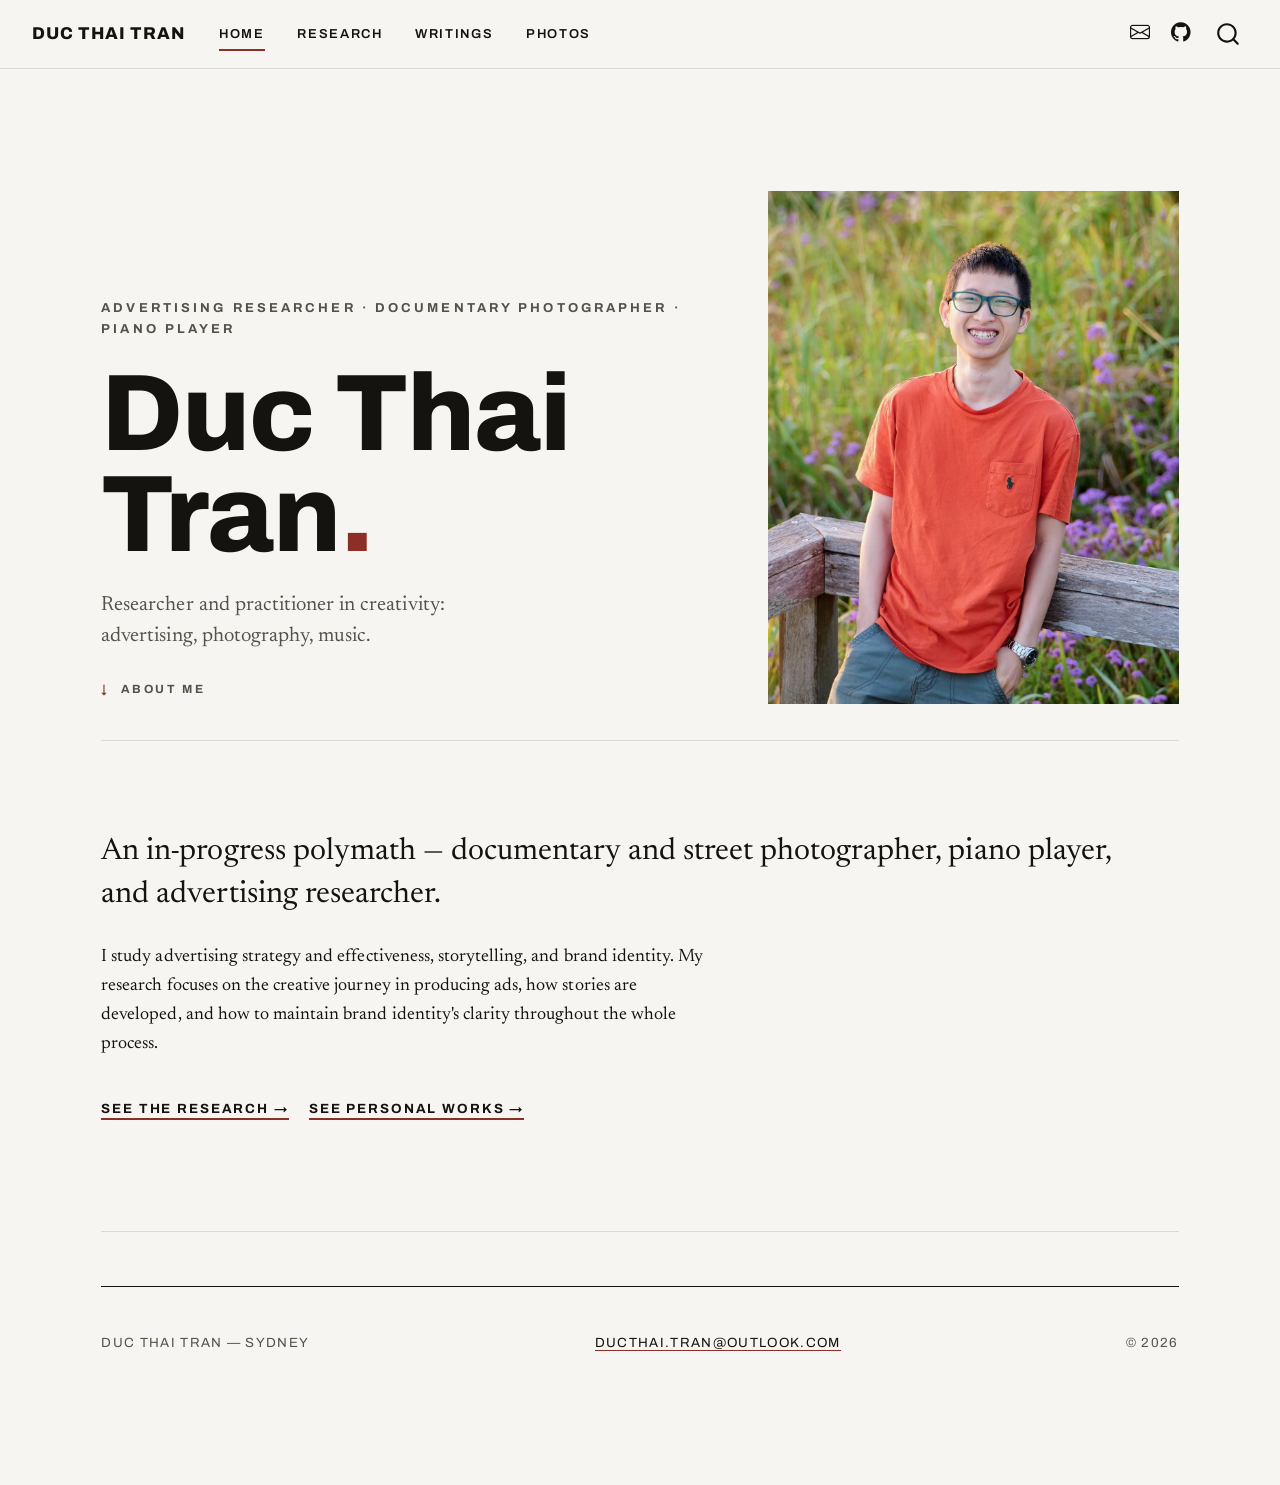
<file: index.html>
<!DOCTYPE html>
<html xmlns="http://www.w3.org/1999/xhtml" lang="en" xml:lang="en"><head>

<meta charset="utf-8">
<meta name="generator" content="quarto-1.9.38">

<meta name="viewport" content="width=device-width, initial-scale=1.0, user-scalable=yes">


<title>Duc Thai Tran</title>
<style>
/* Default styles provided by pandoc.
** See https://pandoc.org/MANUAL.html#variables-for-html for config info.
*/
code{white-space: pre-wrap;}
span.smallcaps{font-variant: small-caps;}
div.columns{display: flex; gap: min(4vw, 1.5em);}
div.column{flex: auto; overflow-x: auto;}
div.hanging-indent{margin-left: 1.5em; text-indent: -1.5em;}
ul.task-list{list-style: none;}
ul.task-list li input[type="checkbox"] {
  width: 0.8em;
  margin: 0 0.8em 0.2em -1em; /* quarto-specific, see https://github.com/quarto-dev/quarto-cli/issues/4556 */ 
  vertical-align: middle;
}
</style>


<script src="site_libs/quarto-nav/quarto-nav.js"></script>
<script src="site_libs/clipboard/clipboard.min.js"></script>
<script src="site_libs/quarto-search/autocomplete.umd.js"></script>
<script src="site_libs/quarto-search/fuse.min.js"></script>
<script src="site_libs/quarto-search/quarto-search.js"></script>
<meta name="quarto:offset" content="./">
<script src="site_libs/quarto-html/quarto.js" type="module"></script>
<script src="site_libs/quarto-html/tabsets/tabsets.js" type="module"></script>
<script src="site_libs/quarto-html/popper.min.js"></script>
<script src="site_libs/quarto-html/tippy.umd.min.js"></script>
<script src="site_libs/quarto-html/anchor.min.js"></script>
<link href="site_libs/quarto-html/tippy.css" rel="stylesheet">
<link href="site_libs/quarto-html/quarto-syntax-highlighting-15634bcf2e68342d4ad2dfa704d543f6.css" rel="stylesheet" id="quarto-text-highlighting-styles">
<script src="site_libs/bootstrap/bootstrap.min.js"></script>
<link href="site_libs/bootstrap/bootstrap-icons.css" rel="stylesheet">
<link href="site_libs/bootstrap/bootstrap-0ee61a47fbd16e9c0efd589766f63573.min.css" rel="stylesheet" append-hash="true" id="quarto-bootstrap" data-mode="light">
<script id="quarto-search-options" type="application/json">{
  "location": "navbar",
  "copy-button": false,
  "collapse-after": 3,
  "panel-placement": "end",
  "type": "overlay",
  "limit": 50,
  "keyboard-shortcut": [
    "f",
    "/",
    "s"
  ],
  "show-item-context": false,
  "language": {
    "search-no-results-text": "No results",
    "search-matching-documents-text": "matching documents",
    "search-copy-link-title": "Copy link to search",
    "search-hide-matches-text": "Hide additional matches",
    "search-more-match-text": "more match in this document",
    "search-more-matches-text": "more matches in this document",
    "search-clear-button-title": "Clear",
    "search-text-placeholder": "",
    "search-detached-cancel-button-title": "Cancel",
    "search-submit-button-title": "Submit",
    "search-label": "Search"
  }
}</script>
<link rel="preconnect" href="https://fonts.googleapis.com">
<link rel="preconnect" href="https://fonts.gstatic.com" crossorigin="">
<link href="https://fonts.googleapis.com/css2?family=Archivo:wght@400;500;600;700;800;900&amp;family=Archivo+Expanded:wght@600;700;800;900&amp;family=Newsreader:ital,opsz,wght@0,6..72,300..600;1,6..72,300..500&amp;display=swap" rel="stylesheet">


</head>

<body class="nav-fixed quarto-light">

<div id="quarto-search-results"></div>
  <header id="quarto-header" class="headroom fixed-top">
    <nav class="navbar navbar-expand-lg " data-bs-theme="dark">
      <div class="navbar-container container-fluid">
      <div class="navbar-brand-container mx-auto">
    <a class="navbar-brand" href="./index.html">
    <span class="navbar-title">Duc Thai Tran</span>
    </a>
  </div>
            <div id="quarto-search" class="" title="Search"></div>
          <button class="navbar-toggler" type="button" data-bs-toggle="collapse" data-bs-target="#navbarCollapse" aria-controls="navbarCollapse" role="menu" aria-expanded="false" aria-label="Toggle navigation" onclick="if (window.quartoToggleHeadroom) { window.quartoToggleHeadroom(); }">
  <span class="navbar-toggler-icon"></span>
</button>
          <div class="collapse navbar-collapse" id="navbarCollapse">
            <ul class="navbar-nav navbar-nav-scroll me-auto">
  <li class="nav-item">
    <a class="nav-link active" href="./index.html" aria-current="page"> 
<span class="menu-text">Home</span></a>
  </li>  
  <li class="nav-item">
    <a class="nav-link" href="./research.html"> 
<span class="menu-text">Research</span></a>
  </li>  
  <li class="nav-item">
    <a class="nav-link" href="./writings.html"> 
<span class="menu-text">Writings</span></a>
  </li>  
  <li class="nav-item">
    <a class="nav-link" href="./photos.html"> 
<span class="menu-text">Photos</span></a>
  </li>  
</ul>
            <ul class="navbar-nav navbar-nav-scroll ms-auto">
  <li class="nav-item compact">
    <a class="nav-link" href="mailto:ducthai.tran@outlook.com"> <i class="bi bi-envelope" role="img" aria-label="Email">
</i> 
<span class="menu-text"></span></a>
  </li>  
  <li class="nav-item compact">
    <a class="nav-link" href="https://github.com/dr-thaitran"> <i class="bi bi-github" role="img" aria-label="GitHub">
</i> 
<span class="menu-text"></span></a>
  </li>  
</ul>
          </div> <!-- /navcollapse -->
            <div class="quarto-navbar-tools">
</div>
      </div> <!-- /container-fluid -->
    </nav>
</header>
<!-- content -->
<div id="quarto-content" class="quarto-container page-columns page-rows-contents page-layout-full page-navbar">
<!-- sidebar -->
<!-- margin-sidebar -->
    
<!-- main -->
<main class="content column-page" id="quarto-document-content">

<header id="title-block-header" class="quarto-title-block default">
<div class="quarto-title">
<h1 class="title">Home</h1>
</div>



<div class="quarto-title-meta column-page">

    
  
    
  </div>
  


</header>


<section class="hero">
  <div class="hero__text">
    <p class="hero__eyebrow">Advertising researcher · Documentary photographer · Piano player</p>
    <h1 class="hero__title">Duc&nbsp;Thai<br>Tran<em>.</em></h1>
    <p class="hero__sub">Researcher and practitioner in creativity: advertising, photography, music.</p>
    <span class="hero__cue">About me</span>
  </div>
  <div class="hero__media">
    <img src="images/portrait.jpg" alt="Portrait of Duc Thai Tran">
  </div>
</section>

<section class="block" id="about">
  <p class="block__lead">An in-progress polymath — documentary and street photographer, piano player, and advertising researcher.</p>
  <p>I study advertising strategy and effectiveness, storytelling, and brand identity. My research focuses on the creative journey in producing ads, how stories are developed, and how to maintain brand identity's clarity throughout the whole process.</p>
  <p style="margin-top:2rem;">
    <a class="more" href="./research.html">See the research →</a>
    &nbsp;&nbsp;&nbsp;
    <a class="more" href="personal.qmd">See personal works →</a>
  </p>
</section>

<footer class="site-foot">
  <span>Duc Thai Tran — Sydney</span>
  <span><a href="mailto:ducthai.tran@outlook.com">ducthai.tran@outlook.com</a></span>
  <span>© 2026</span>
</footer>



</main> <!-- /main -->
<script id="quarto-html-after-body" type="application/javascript">
  window.document.addEventListener("DOMContentLoaded", function (event) {
    const icon = "";
    const anchorJS = new window.AnchorJS();
    anchorJS.options = {
      placement: 'right',
      icon: icon
    };
    anchorJS.add('.anchored');
    const isCodeAnnotation = (el) => {
      for (const clz of el.classList) {
        if (clz.startsWith('code-annotation-')) {                     
          return true;
        }
      }
      return false;
    }
    const onCopySuccess = function(e) {
      // button target
      const button = e.trigger;
      // don't keep focus
      button.blur();
      // flash "checked"
      button.classList.add('code-copy-button-checked');
      var currentTitle = button.getAttribute("title");
      button.setAttribute("title", "Copied!");
      let tooltip;
      if (window.bootstrap) {
        button.setAttribute("data-bs-toggle", "tooltip");
        button.setAttribute("data-bs-placement", "left");
        button.setAttribute("data-bs-title", "Copied!");
        tooltip = new bootstrap.Tooltip(button, 
          { trigger: "manual", 
            customClass: "code-copy-button-tooltip",
            offset: [0, -8]});
        tooltip.show();    
      }
      setTimeout(function() {
        if (tooltip) {
          tooltip.hide();
          button.removeAttribute("data-bs-title");
          button.removeAttribute("data-bs-toggle");
          button.removeAttribute("data-bs-placement");
        }
        button.setAttribute("title", currentTitle);
        button.classList.remove('code-copy-button-checked');
      }, 1000);
      // clear code selection
      e.clearSelection();
    }
    const getTextToCopy = function(trigger) {
      const outerScaffold = trigger.parentElement.cloneNode(true);
      const codeEl = outerScaffold.querySelector('code');
      for (const childEl of codeEl.children) {
        if (isCodeAnnotation(childEl)) {
          childEl.remove();
        }
      }
      return codeEl.innerText;
    }
    const clipboard = new window.ClipboardJS('.code-copy-button:not([data-in-quarto-modal])', {
      text: getTextToCopy
    });
    clipboard.on('success', onCopySuccess);
    if (window.document.getElementById('quarto-embedded-source-code-modal')) {
      const clipboardModal = new window.ClipboardJS('.code-copy-button[data-in-quarto-modal]', {
        text: getTextToCopy,
        container: window.document.getElementById('quarto-embedded-source-code-modal')
      });
      clipboardModal.on('success', onCopySuccess);
    }
      var localhostRegex = new RegExp(/^(?:http|https):\/\/localhost\:?[0-9]*\//);
      var mailtoRegex = new RegExp(/^mailto:/);
        var filterRegex = new RegExp("https:\/\/dr-thaitran\.github\.io\/website\/");
      var isInternal = (href) => {
          return filterRegex.test(href) || localhostRegex.test(href) || mailtoRegex.test(href);
      }
      // Inspect non-navigation links and adorn them if external
     var links = window.document.querySelectorAll('a[href]:not(.nav-link):not(.navbar-brand):not(.toc-action):not(.sidebar-link):not(.sidebar-item-toggle):not(.pagination-link):not(.no-external):not([aria-hidden]):not(.dropdown-item):not(.quarto-navigation-tool):not(.about-link)');
      for (var i=0; i<links.length; i++) {
        const link = links[i];
        if (!isInternal(link.href)) {
          // undo the damage that might have been done by quarto-nav.js in the case of
          // links that we want to consider external
          if (link.dataset.originalHref !== undefined) {
            link.href = link.dataset.originalHref;
          }
        }
      }
    function tippyHover(el, contentFn, onTriggerFn, onUntriggerFn) {
      const config = {
        allowHTML: true,
        maxWidth: 500,
        delay: 100,
        arrow: false,
        appendTo: function(el) {
            return el.parentElement;
        },
        interactive: true,
        interactiveBorder: 10,
        theme: 'quarto',
        placement: 'bottom-start',
      };
      if (contentFn) {
        config.content = contentFn;
      }
      if (onTriggerFn) {
        config.onTrigger = onTriggerFn;
      }
      if (onUntriggerFn) {
        config.onUntrigger = onUntriggerFn;
      }
      window.tippy(el, config); 
    }
    const noterefs = window.document.querySelectorAll('a[role="doc-noteref"]');
    for (var i=0; i<noterefs.length; i++) {
      const ref = noterefs[i];
      tippyHover(ref, function() {
        // use id or data attribute instead here
        let href = ref.getAttribute('data-footnote-href') || ref.getAttribute('href');
        try { href = new URL(href).hash; } catch {}
        const id = href.replace(/^#\/?/, "");
        const note = window.document.getElementById(id);
        if (note) {
          return note.innerHTML;
        } else {
          return "";
        }
      });
    }
    const xrefs = window.document.querySelectorAll('a.quarto-xref');
    const processXRef = (id, note) => {
      // Strip column container classes
      const stripColumnClz = (el) => {
        el.classList.remove("page-full", "page-columns");
        if (el.children) {
          for (const child of el.children) {
            stripColumnClz(child);
          }
        }
      }
      stripColumnClz(note)
      if (id === null || id.startsWith('sec-')) {
        // Special case sections, only their first couple elements
        const container = document.createElement("div");
        if (note.children && note.children.length > 2) {
          container.appendChild(note.children[0].cloneNode(true));
          for (let i = 1; i < note.children.length; i++) {
            const child = note.children[i];
            if (child.tagName === "P" && child.innerText === "") {
              continue;
            } else {
              container.appendChild(child.cloneNode(true));
              break;
            }
          }
          if (window.Quarto?.typesetMath) {
            window.Quarto.typesetMath(container);
          }
          return container.innerHTML
        } else {
          if (window.Quarto?.typesetMath) {
            window.Quarto.typesetMath(note);
          }
          return note.innerHTML;
        }
      } else {
        // Remove any anchor links if they are present
        const anchorLink = note.querySelector('a.anchorjs-link');
        if (anchorLink) {
          anchorLink.remove();
        }
        if (window.Quarto?.typesetMath) {
          window.Quarto.typesetMath(note);
        }
        if (note.classList.contains("callout")) {
          return note.outerHTML;
        } else {
          return note.innerHTML;
        }
      }
    }
    for (var i=0; i<xrefs.length; i++) {
      const xref = xrefs[i];
      tippyHover(xref, undefined, function(instance) {
        instance.disable();
        let url = xref.getAttribute('href');
        let hash = undefined; 
        if (url.startsWith('#')) {
          hash = url;
        } else {
          try { hash = new URL(url).hash; } catch {}
        }
        if (hash) {
          const id = hash.replace(/^#\/?/, "");
          const note = window.document.getElementById(id);
          if (note !== null) {
            try {
              const html = processXRef(id, note.cloneNode(true));
              instance.setContent(html);
            } finally {
              instance.enable();
              instance.show();
            }
          } else {
            // See if we can fetch this
            fetch(url.split('#')[0])
            .then(res => res.text())
            .then(html => {
              const parser = new DOMParser();
              const htmlDoc = parser.parseFromString(html, "text/html");
              const note = htmlDoc.getElementById(id);
              if (note !== null) {
                const html = processXRef(id, note);
                instance.setContent(html);
              } 
            }).finally(() => {
              instance.enable();
              instance.show();
            });
          }
        } else {
          // See if we can fetch a full url (with no hash to target)
          // This is a special case and we should probably do some content thinning / targeting
          fetch(url)
          .then(res => res.text())
          .then(html => {
            const parser = new DOMParser();
            const htmlDoc = parser.parseFromString(html, "text/html");
            const note = htmlDoc.querySelector('main.content');
            if (note !== null) {
              // This should only happen for chapter cross references
              // (since there is no id in the URL)
              // remove the first header
              if (note.children.length > 0 && note.children[0].tagName === "HEADER") {
                note.children[0].remove();
              }
              const html = processXRef(null, note);
              instance.setContent(html);
            } 
          }).finally(() => {
            instance.enable();
            instance.show();
          });
        }
      }, function(instance) {
      });
    }
        let selectedAnnoteEl;
        const selectorForAnnotation = ( cell, annotation) => {
          let cellAttr = 'data-code-cell="' + cell + '"';
          let lineAttr = 'data-code-annotation="' +  annotation + '"';
          const selector = 'span[' + cellAttr + '][' + lineAttr + ']';
          return selector;
        }
        const selectCodeLines = (annoteEl) => {
          const doc = window.document;
          const targetCell = annoteEl.getAttribute("data-target-cell");
          const targetAnnotation = annoteEl.getAttribute("data-target-annotation");
          const annoteSpan = window.document.querySelector(selectorForAnnotation(targetCell, targetAnnotation));
          const lines = annoteSpan.getAttribute("data-code-lines").split(",");
          const lineIds = lines.map((line) => {
            return targetCell + "-" + line;
          })
          let top = null;
          let height = null;
          let parent = null;
          if (lineIds.length > 0) {
              //compute the position of the single el (top and bottom and make a div)
              const el = window.document.getElementById(lineIds[0]);
              top = el.offsetTop;
              height = el.offsetHeight;
              parent = el.parentElement.parentElement;
            if (lineIds.length > 1) {
              const lastEl = window.document.getElementById(lineIds[lineIds.length - 1]);
              const bottom = lastEl.offsetTop + lastEl.offsetHeight;
              height = bottom - top;
            }
            if (top !== null && height !== null && parent !== null) {
              // cook up a div (if necessary) and position it 
              let div = window.document.getElementById("code-annotation-line-highlight");
              if (div === null) {
                div = window.document.createElement("div");
                div.setAttribute("id", "code-annotation-line-highlight");
                div.style.position = 'absolute';
                parent.appendChild(div);
              }
              div.style.top = top - 2 + "px";
              div.style.height = height + 4 + "px";
              div.style.left = 0;
              let gutterDiv = window.document.getElementById("code-annotation-line-highlight-gutter");
              if (gutterDiv === null) {
                gutterDiv = window.document.createElement("div");
                gutterDiv.setAttribute("id", "code-annotation-line-highlight-gutter");
                gutterDiv.style.position = 'absolute';
                const codeCell = window.document.getElementById(targetCell);
                const gutter = codeCell.querySelector('.code-annotation-gutter');
                gutter.appendChild(gutterDiv);
              }
              gutterDiv.style.top = top - 2 + "px";
              gutterDiv.style.height = height + 4 + "px";
            }
            selectedAnnoteEl = annoteEl;
          }
        };
        const unselectCodeLines = () => {
          const elementsIds = ["code-annotation-line-highlight", "code-annotation-line-highlight-gutter"];
          elementsIds.forEach((elId) => {
            const div = window.document.getElementById(elId);
            if (div) {
              div.remove();
            }
          });
          selectedAnnoteEl = undefined;
        };
          // Handle positioning of the toggle
      window.addEventListener(
        "resize",
        throttle(() => {
          elRect = undefined;
          if (selectedAnnoteEl) {
            selectCodeLines(selectedAnnoteEl);
          }
        }, 10)
      );
      function throttle(fn, ms) {
      let throttle = false;
      let timer;
        return (...args) => {
          if(!throttle) { // first call gets through
              fn.apply(this, args);
              throttle = true;
          } else { // all the others get throttled
              if(timer) clearTimeout(timer); // cancel #2
              timer = setTimeout(() => {
                fn.apply(this, args);
                timer = throttle = false;
              }, ms);
          }
        };
      }
        // Attach click handler to the DT
        const annoteDls = window.document.querySelectorAll('dt[data-target-cell]');
        for (const annoteDlNode of annoteDls) {
          annoteDlNode.addEventListener('click', (event) => {
            const clickedEl = event.target;
            if (clickedEl !== selectedAnnoteEl) {
              unselectCodeLines();
              const activeEl = window.document.querySelector('dt[data-target-cell].code-annotation-active');
              if (activeEl) {
                activeEl.classList.remove('code-annotation-active');
              }
              selectCodeLines(clickedEl);
              clickedEl.classList.add('code-annotation-active');
            } else {
              // Unselect the line
              unselectCodeLines();
              clickedEl.classList.remove('code-annotation-active');
            }
          });
        }
    const findCites = (el) => {
      const parentEl = el.parentElement;
      if (parentEl) {
        const cites = parentEl.dataset.cites;
        if (cites) {
          return {
            el,
            cites: cites.split(' ')
          };
        } else {
          return findCites(el.parentElement)
        }
      } else {
        return undefined;
      }
    };
    var bibliorefs = window.document.querySelectorAll('a[role="doc-biblioref"]');
    for (var i=0; i<bibliorefs.length; i++) {
      const ref = bibliorefs[i];
      const citeInfo = findCites(ref);
      if (citeInfo) {
        tippyHover(citeInfo.el, function() {
          var popup = window.document.createElement('div');
          citeInfo.cites.forEach(function(cite) {
            var citeDiv = window.document.createElement('div');
            citeDiv.classList.add('hanging-indent');
            citeDiv.classList.add('csl-entry');
            var biblioDiv = window.document.getElementById('ref-' + cite);
            if (biblioDiv) {
              citeDiv.innerHTML = biblioDiv.innerHTML;
            }
            popup.appendChild(citeDiv);
          });
          return popup.innerHTML;
        });
      }
    }
  });
  </script>
</div> <!-- /content -->




</body></html>
</file>
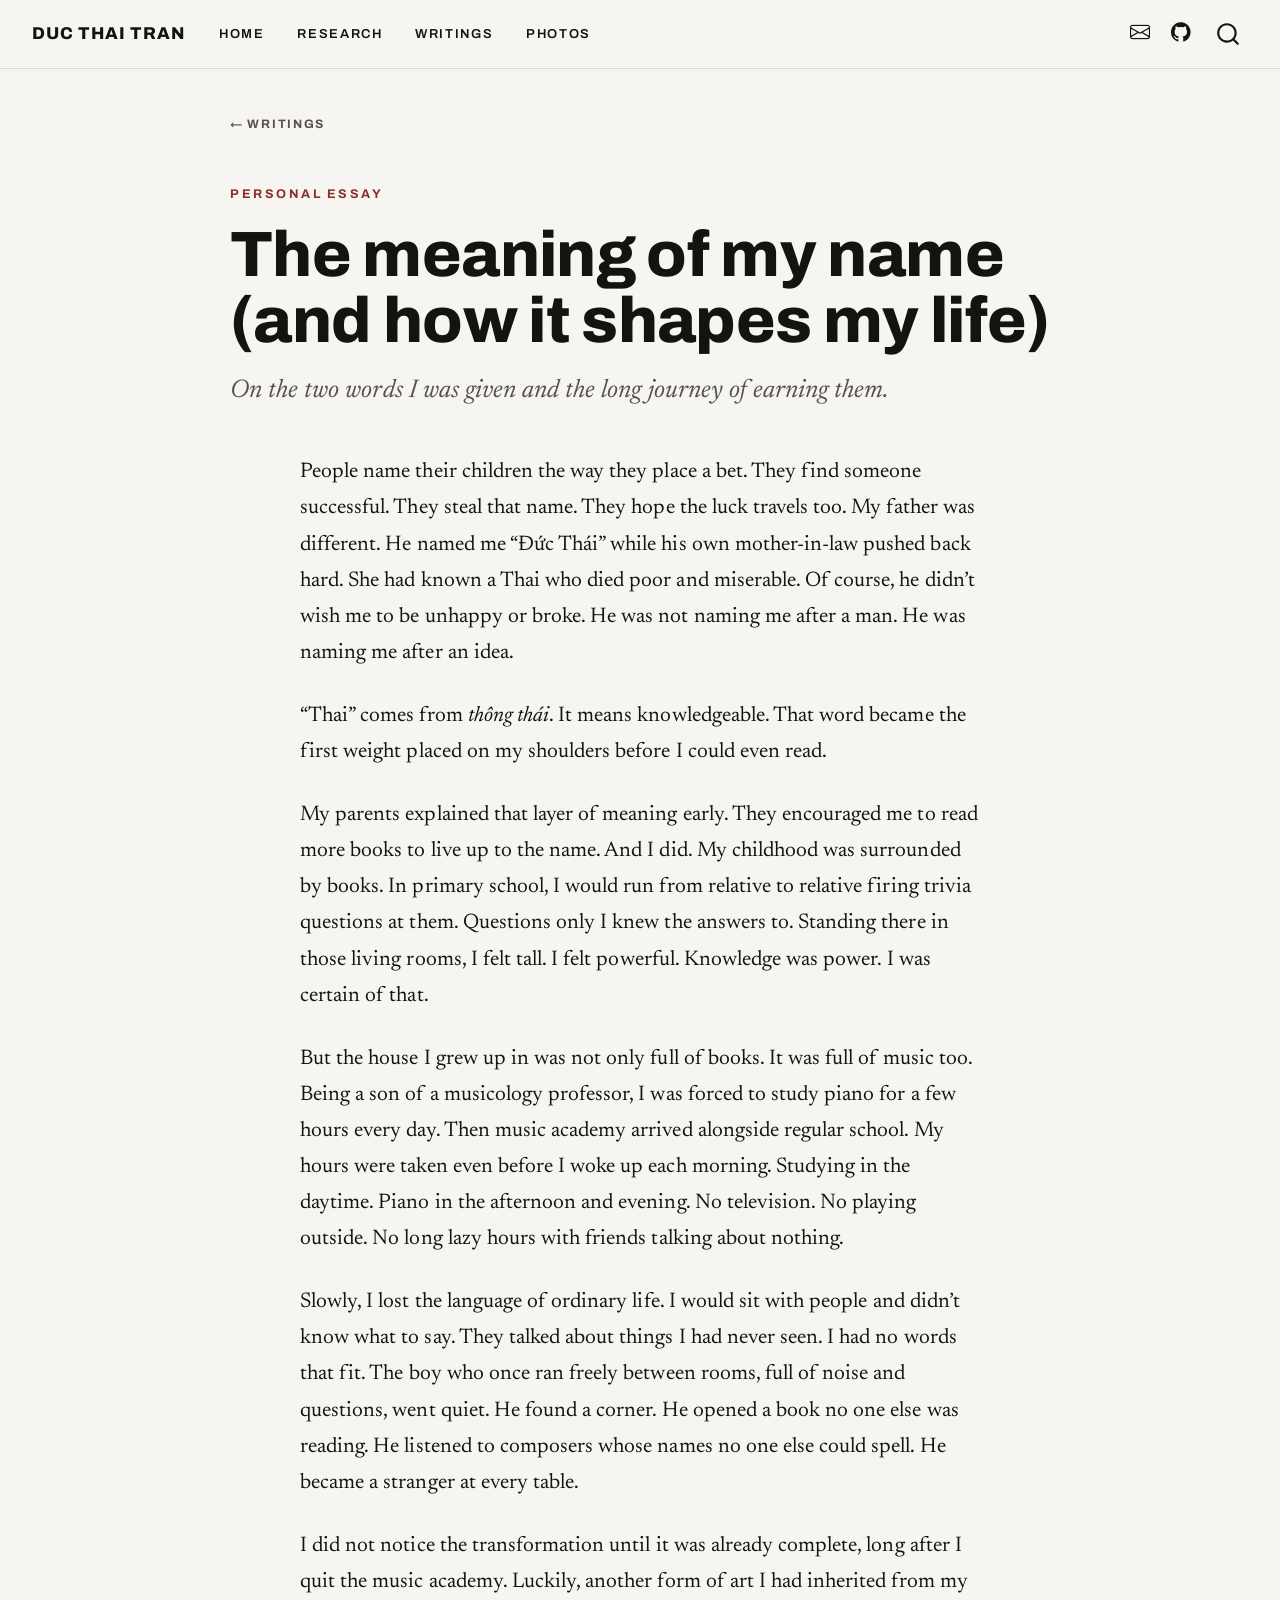
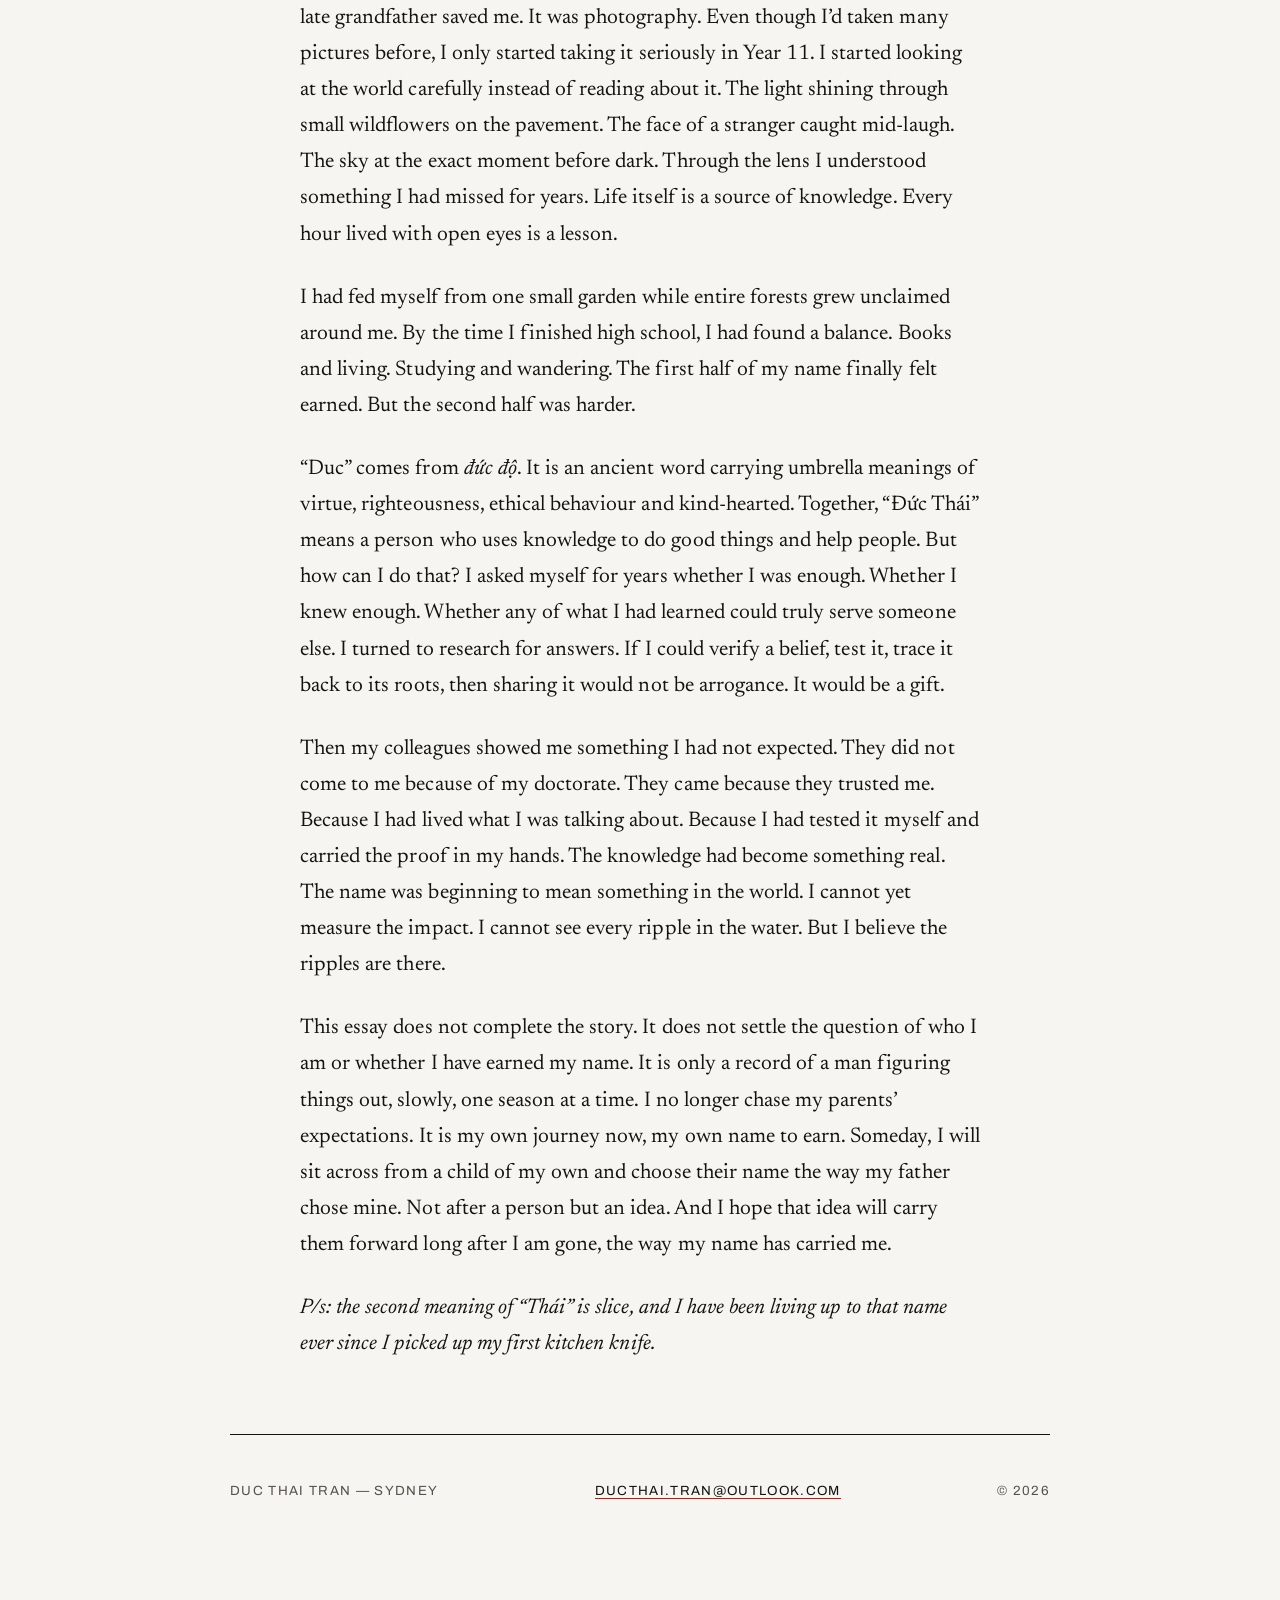
<file: article-1.html>
<!DOCTYPE html>
<html xmlns="http://www.w3.org/1999/xhtml" lang="en" xml:lang="en"><head>

<meta charset="utf-8">
<meta name="generator" content="quarto-1.9.38">

<meta name="viewport" content="width=device-width, initial-scale=1.0, user-scalable=yes">


<title>The meaning of my name — Duc Thai Tran – Duc Thai Tran</title>
<style>
/* Default styles provided by pandoc.
** See https://pandoc.org/MANUAL.html#variables-for-html for config info.
*/
code{white-space: pre-wrap;}
span.smallcaps{font-variant: small-caps;}
div.columns{display: flex; gap: min(4vw, 1.5em);}
div.column{flex: auto; overflow-x: auto;}
div.hanging-indent{margin-left: 1.5em; text-indent: -1.5em;}
ul.task-list{list-style: none;}
ul.task-list li input[type="checkbox"] {
  width: 0.8em;
  margin: 0 0.8em 0.2em -1em; /* quarto-specific, see https://github.com/quarto-dev/quarto-cli/issues/4556 */ 
  vertical-align: middle;
}
</style>


<script src="site_libs/quarto-nav/quarto-nav.js"></script>
<script src="site_libs/clipboard/clipboard.min.js"></script>
<script src="site_libs/quarto-search/autocomplete.umd.js"></script>
<script src="site_libs/quarto-search/fuse.min.js"></script>
<script src="site_libs/quarto-search/quarto-search.js"></script>
<meta name="quarto:offset" content="./">
<script src="site_libs/quarto-html/quarto.js" type="module"></script>
<script src="site_libs/quarto-html/tabsets/tabsets.js" type="module"></script>
<script src="site_libs/quarto-html/popper.min.js"></script>
<script src="site_libs/quarto-html/tippy.umd.min.js"></script>
<script src="site_libs/quarto-html/anchor.min.js"></script>
<link href="site_libs/quarto-html/tippy.css" rel="stylesheet">
<link href="site_libs/quarto-html/quarto-syntax-highlighting-15634bcf2e68342d4ad2dfa704d543f6.css" rel="stylesheet" id="quarto-text-highlighting-styles">
<script src="site_libs/bootstrap/bootstrap.min.js"></script>
<link href="site_libs/bootstrap/bootstrap-icons.css" rel="stylesheet">
<link href="site_libs/bootstrap/bootstrap-0ee61a47fbd16e9c0efd589766f63573.min.css" rel="stylesheet" append-hash="true" id="quarto-bootstrap" data-mode="light">
<script id="quarto-search-options" type="application/json">{
  "location": "navbar",
  "copy-button": false,
  "collapse-after": 3,
  "panel-placement": "end",
  "type": "overlay",
  "limit": 50,
  "keyboard-shortcut": [
    "f",
    "/",
    "s"
  ],
  "show-item-context": false,
  "language": {
    "search-no-results-text": "No results",
    "search-matching-documents-text": "matching documents",
    "search-copy-link-title": "Copy link to search",
    "search-hide-matches-text": "Hide additional matches",
    "search-more-match-text": "more match in this document",
    "search-more-matches-text": "more matches in this document",
    "search-clear-button-title": "Clear",
    "search-text-placeholder": "",
    "search-detached-cancel-button-title": "Cancel",
    "search-submit-button-title": "Submit",
    "search-label": "Search"
  }
}</script>
<link rel="preconnect" href="https://fonts.googleapis.com">
<link rel="preconnect" href="https://fonts.gstatic.com" crossorigin="">
<link href="https://fonts.googleapis.com/css2?family=Archivo:wght@400;500;600;700;800;900&amp;family=Archivo+Expanded:wght@600;700;800;900&amp;family=Newsreader:ital,opsz,wght@0,6..72,300..600;1,6..72,300..500&amp;display=swap" rel="stylesheet">


</head>

<body class="nav-fixed quarto-light">

<div id="quarto-search-results"></div>
  <header id="quarto-header" class="headroom fixed-top">
    <nav class="navbar navbar-expand-lg " data-bs-theme="dark">
      <div class="navbar-container container-fluid">
      <div class="navbar-brand-container mx-auto">
    <a class="navbar-brand" href="./index.html">
    <span class="navbar-title">Duc Thai Tran</span>
    </a>
  </div>
            <div id="quarto-search" class="" title="Search"></div>
          <button class="navbar-toggler" type="button" data-bs-toggle="collapse" data-bs-target="#navbarCollapse" aria-controls="navbarCollapse" role="menu" aria-expanded="false" aria-label="Toggle navigation" onclick="if (window.quartoToggleHeadroom) { window.quartoToggleHeadroom(); }">
  <span class="navbar-toggler-icon"></span>
</button>
          <div class="collapse navbar-collapse" id="navbarCollapse">
            <ul class="navbar-nav navbar-nav-scroll me-auto">
  <li class="nav-item">
    <a class="nav-link" href="./index.html"> 
<span class="menu-text">Home</span></a>
  </li>  
  <li class="nav-item">
    <a class="nav-link" href="./research.html"> 
<span class="menu-text">Research</span></a>
  </li>  
  <li class="nav-item">
    <a class="nav-link" href="./writings.html"> 
<span class="menu-text">Writings</span></a>
  </li>  
  <li class="nav-item">
    <a class="nav-link" href="./photos.html"> 
<span class="menu-text">Photos</span></a>
  </li>  
</ul>
            <ul class="navbar-nav navbar-nav-scroll ms-auto">
  <li class="nav-item compact">
    <a class="nav-link" href="mailto:ducthai.tran@outlook.com"> <i class="bi bi-envelope" role="img" aria-label="Email">
</i> 
<span class="menu-text"></span></a>
  </li>  
  <li class="nav-item compact">
    <a class="nav-link" href="https://github.com/dr-thaitran"> <i class="bi bi-github" role="img" aria-label="GitHub">
</i> 
<span class="menu-text"></span></a>
  </li>  
</ul>
          </div> <!-- /navcollapse -->
            <div class="quarto-navbar-tools">
</div>
      </div> <!-- /container-fluid -->
    </nav>
</header>
<!-- content -->
<div id="quarto-content" class="quarto-container page-columns page-rows-contents page-layout-full page-navbar">
<!-- sidebar -->
<!-- margin-sidebar -->
    
<!-- main -->
<main class="content column-page" id="quarto-document-content"><header id="title-block-header" class="quarto-title-block"></header>




<article class="article">
  <a class="article__back" href="writings.html">← Writings</a>
  <p class="article__kicker">Personal essay</p>
  <h1 class="article__title">The meaning of my name (and how it shapes my life)</h1>
  <p class="article__deck">On the two words I was given and the long journey of earning them.</p>
</article>
<div class="article-body">
<p>People name their children the way they place a bet. They find someone successful. They steal that name. They hope the luck travels too. My father was different. He named me “Đức Thái” while his own mother-in-law pushed back hard. She had known a Thai who died poor and miserable. Of course, he didn’t wish me to be unhappy or broke. He was not naming me after a man. He was naming me after an idea.</p>
<p>“Thai” comes from <em>thông thái</em>. It means knowledgeable. That word became the first weight placed on my shoulders before I could even read.</p>
<p>My parents explained that layer of meaning early. They encouraged me to read more books to live up to the name. And I did. My childhood was surrounded by books. In primary school, I would run from relative to relative firing trivia questions at them. Questions only I knew the answers to. Standing there in those living rooms, I felt tall. I felt powerful. Knowledge was power. I was certain of that.</p>
<p>But the house I grew up in was not only full of books. It was full of music too. Being a son of a musicology professor, I was forced to study piano for a few hours every day. Then music academy arrived alongside regular school. My hours were taken even before I woke up each morning. Studying in the daytime. Piano in the afternoon and evening. No television. No playing outside. No long lazy hours with friends talking about nothing.</p>
<p>Slowly, I lost the language of ordinary life. I would sit with people and didn’t know what to say. They talked about things I had never seen. I had no words that fit. The boy who once ran freely between rooms, full of noise and questions, went quiet. He found a corner. He opened a book no one else was reading. He listened to composers whose names no one else could spell. He became a stranger at every table.</p>
<p>I did not notice the transformation until it was already complete, long after I quit the music academy. Luckily, another form of art I had inherited from my late grandfather saved me. It was photography. Even though I’d taken many pictures before, I only started taking it seriously in Year 11. I started looking at the world carefully instead of reading about it. The light shining through small wildflowers on the pavement. The face of a stranger caught mid-laugh. The sky at the exact moment before dark. Through the lens I understood something I had missed for years. Life itself is a source of knowledge. Every hour lived with open eyes is a lesson.</p>
<p>I had fed myself from one small garden while entire forests grew unclaimed around me. By the time I finished high school, I had found a balance. Books and living. Studying and wandering. The first half of my name finally felt earned. But the second half was harder.</p>
<p>“Duc” comes from <em>đức độ</em>. It is an ancient word carrying umbrella meanings of virtue, righteousness, ethical behaviour and kind-hearted. Together, “Đức Thái” means a person who uses knowledge to do good things and help people. But how can I do that? I asked myself for years whether I was enough. Whether I knew enough. Whether any of what I had learned could truly serve someone else. I turned to research for answers. If I could verify a belief, test it, trace it back to its roots, then sharing it would not be arrogance. It would be a gift.</p>
<p>Then my colleagues showed me something I had not expected. They did not come to me because of my doctorate. They came because they trusted me. Because I had lived what I was talking about. Because I had tested it myself and carried the proof in my hands. The knowledge had become something real. The name was beginning to mean something in the world. I cannot yet measure the impact. I cannot see every ripple in the water. But I believe the ripples are there.</p>
<p>This essay does not complete the story. It does not settle the question of who I am or whether I have earned my name. It is only a record of a man figuring things out, slowly, one season at a time. I no longer chase my parents’ expectations. It is my own journey now, my own name to earn. Someday, I will sit across from a child of my own and choose their name the way my father chose mine. Not after a person but an idea. And I hope that idea will carry them forward long after I am gone, the way my name has carried me.</p>
<p><em>P/s: the second meaning of “Thái” is slice, and I have been living up to that name ever since I picked up my first kitchen knife.</em></p>
</div>
<footer class="site-foot" style="margin-top:4rem;">
  <span>Duc Thai Tran — Sydney</span>
  <span><a href="mailto:ducthai.tran@outlook.com">ducthai.tran@outlook.com</a></span>
  <span>© 2026</span>
</footer>



</main> <!-- /main -->
<script id="quarto-html-after-body" type="application/javascript">
  window.document.addEventListener("DOMContentLoaded", function (event) {
    const icon = "";
    const anchorJS = new window.AnchorJS();
    anchorJS.options = {
      placement: 'right',
      icon: icon
    };
    anchorJS.add('.anchored');
    const isCodeAnnotation = (el) => {
      for (const clz of el.classList) {
        if (clz.startsWith('code-annotation-')) {                     
          return true;
        }
      }
      return false;
    }
    const onCopySuccess = function(e) {
      // button target
      const button = e.trigger;
      // don't keep focus
      button.blur();
      // flash "checked"
      button.classList.add('code-copy-button-checked');
      var currentTitle = button.getAttribute("title");
      button.setAttribute("title", "Copied!");
      let tooltip;
      if (window.bootstrap) {
        button.setAttribute("data-bs-toggle", "tooltip");
        button.setAttribute("data-bs-placement", "left");
        button.setAttribute("data-bs-title", "Copied!");
        tooltip = new bootstrap.Tooltip(button, 
          { trigger: "manual", 
            customClass: "code-copy-button-tooltip",
            offset: [0, -8]});
        tooltip.show();    
      }
      setTimeout(function() {
        if (tooltip) {
          tooltip.hide();
          button.removeAttribute("data-bs-title");
          button.removeAttribute("data-bs-toggle");
          button.removeAttribute("data-bs-placement");
        }
        button.setAttribute("title", currentTitle);
        button.classList.remove('code-copy-button-checked');
      }, 1000);
      // clear code selection
      e.clearSelection();
    }
    const getTextToCopy = function(trigger) {
      const outerScaffold = trigger.parentElement.cloneNode(true);
      const codeEl = outerScaffold.querySelector('code');
      for (const childEl of codeEl.children) {
        if (isCodeAnnotation(childEl)) {
          childEl.remove();
        }
      }
      return codeEl.innerText;
    }
    const clipboard = new window.ClipboardJS('.code-copy-button:not([data-in-quarto-modal])', {
      text: getTextToCopy
    });
    clipboard.on('success', onCopySuccess);
    if (window.document.getElementById('quarto-embedded-source-code-modal')) {
      const clipboardModal = new window.ClipboardJS('.code-copy-button[data-in-quarto-modal]', {
        text: getTextToCopy,
        container: window.document.getElementById('quarto-embedded-source-code-modal')
      });
      clipboardModal.on('success', onCopySuccess);
    }
      var localhostRegex = new RegExp(/^(?:http|https):\/\/localhost\:?[0-9]*\//);
      var mailtoRegex = new RegExp(/^mailto:/);
        var filterRegex = new RegExp("https:\/\/dr-thaitran\.github\.io\/website\/");
      var isInternal = (href) => {
          return filterRegex.test(href) || localhostRegex.test(href) || mailtoRegex.test(href);
      }
      // Inspect non-navigation links and adorn them if external
     var links = window.document.querySelectorAll('a[href]:not(.nav-link):not(.navbar-brand):not(.toc-action):not(.sidebar-link):not(.sidebar-item-toggle):not(.pagination-link):not(.no-external):not([aria-hidden]):not(.dropdown-item):not(.quarto-navigation-tool):not(.about-link)');
      for (var i=0; i<links.length; i++) {
        const link = links[i];
        if (!isInternal(link.href)) {
          // undo the damage that might have been done by quarto-nav.js in the case of
          // links that we want to consider external
          if (link.dataset.originalHref !== undefined) {
            link.href = link.dataset.originalHref;
          }
        }
      }
    function tippyHover(el, contentFn, onTriggerFn, onUntriggerFn) {
      const config = {
        allowHTML: true,
        maxWidth: 500,
        delay: 100,
        arrow: false,
        appendTo: function(el) {
            return el.parentElement;
        },
        interactive: true,
        interactiveBorder: 10,
        theme: 'quarto',
        placement: 'bottom-start',
      };
      if (contentFn) {
        config.content = contentFn;
      }
      if (onTriggerFn) {
        config.onTrigger = onTriggerFn;
      }
      if (onUntriggerFn) {
        config.onUntrigger = onUntriggerFn;
      }
      window.tippy(el, config); 
    }
    const noterefs = window.document.querySelectorAll('a[role="doc-noteref"]');
    for (var i=0; i<noterefs.length; i++) {
      const ref = noterefs[i];
      tippyHover(ref, function() {
        // use id or data attribute instead here
        let href = ref.getAttribute('data-footnote-href') || ref.getAttribute('href');
        try { href = new URL(href).hash; } catch {}
        const id = href.replace(/^#\/?/, "");
        const note = window.document.getElementById(id);
        if (note) {
          return note.innerHTML;
        } else {
          return "";
        }
      });
    }
    const xrefs = window.document.querySelectorAll('a.quarto-xref');
    const processXRef = (id, note) => {
      // Strip column container classes
      const stripColumnClz = (el) => {
        el.classList.remove("page-full", "page-columns");
        if (el.children) {
          for (const child of el.children) {
            stripColumnClz(child);
          }
        }
      }
      stripColumnClz(note)
      if (id === null || id.startsWith('sec-')) {
        // Special case sections, only their first couple elements
        const container = document.createElement("div");
        if (note.children && note.children.length > 2) {
          container.appendChild(note.children[0].cloneNode(true));
          for (let i = 1; i < note.children.length; i++) {
            const child = note.children[i];
            if (child.tagName === "P" && child.innerText === "") {
              continue;
            } else {
              container.appendChild(child.cloneNode(true));
              break;
            }
          }
          if (window.Quarto?.typesetMath) {
            window.Quarto.typesetMath(container);
          }
          return container.innerHTML
        } else {
          if (window.Quarto?.typesetMath) {
            window.Quarto.typesetMath(note);
          }
          return note.innerHTML;
        }
      } else {
        // Remove any anchor links if they are present
        const anchorLink = note.querySelector('a.anchorjs-link');
        if (anchorLink) {
          anchorLink.remove();
        }
        if (window.Quarto?.typesetMath) {
          window.Quarto.typesetMath(note);
        }
        if (note.classList.contains("callout")) {
          return note.outerHTML;
        } else {
          return note.innerHTML;
        }
      }
    }
    for (var i=0; i<xrefs.length; i++) {
      const xref = xrefs[i];
      tippyHover(xref, undefined, function(instance) {
        instance.disable();
        let url = xref.getAttribute('href');
        let hash = undefined; 
        if (url.startsWith('#')) {
          hash = url;
        } else {
          try { hash = new URL(url).hash; } catch {}
        }
        if (hash) {
          const id = hash.replace(/^#\/?/, "");
          const note = window.document.getElementById(id);
          if (note !== null) {
            try {
              const html = processXRef(id, note.cloneNode(true));
              instance.setContent(html);
            } finally {
              instance.enable();
              instance.show();
            }
          } else {
            // See if we can fetch this
            fetch(url.split('#')[0])
            .then(res => res.text())
            .then(html => {
              const parser = new DOMParser();
              const htmlDoc = parser.parseFromString(html, "text/html");
              const note = htmlDoc.getElementById(id);
              if (note !== null) {
                const html = processXRef(id, note);
                instance.setContent(html);
              } 
            }).finally(() => {
              instance.enable();
              instance.show();
            });
          }
        } else {
          // See if we can fetch a full url (with no hash to target)
          // This is a special case and we should probably do some content thinning / targeting
          fetch(url)
          .then(res => res.text())
          .then(html => {
            const parser = new DOMParser();
            const htmlDoc = parser.parseFromString(html, "text/html");
            const note = htmlDoc.querySelector('main.content');
            if (note !== null) {
              // This should only happen for chapter cross references
              // (since there is no id in the URL)
              // remove the first header
              if (note.children.length > 0 && note.children[0].tagName === "HEADER") {
                note.children[0].remove();
              }
              const html = processXRef(null, note);
              instance.setContent(html);
            } 
          }).finally(() => {
            instance.enable();
            instance.show();
          });
        }
      }, function(instance) {
      });
    }
        let selectedAnnoteEl;
        const selectorForAnnotation = ( cell, annotation) => {
          let cellAttr = 'data-code-cell="' + cell + '"';
          let lineAttr = 'data-code-annotation="' +  annotation + '"';
          const selector = 'span[' + cellAttr + '][' + lineAttr + ']';
          return selector;
        }
        const selectCodeLines = (annoteEl) => {
          const doc = window.document;
          const targetCell = annoteEl.getAttribute("data-target-cell");
          const targetAnnotation = annoteEl.getAttribute("data-target-annotation");
          const annoteSpan = window.document.querySelector(selectorForAnnotation(targetCell, targetAnnotation));
          const lines = annoteSpan.getAttribute("data-code-lines").split(",");
          const lineIds = lines.map((line) => {
            return targetCell + "-" + line;
          })
          let top = null;
          let height = null;
          let parent = null;
          if (lineIds.length > 0) {
              //compute the position of the single el (top and bottom and make a div)
              const el = window.document.getElementById(lineIds[0]);
              top = el.offsetTop;
              height = el.offsetHeight;
              parent = el.parentElement.parentElement;
            if (lineIds.length > 1) {
              const lastEl = window.document.getElementById(lineIds[lineIds.length - 1]);
              const bottom = lastEl.offsetTop + lastEl.offsetHeight;
              height = bottom - top;
            }
            if (top !== null && height !== null && parent !== null) {
              // cook up a div (if necessary) and position it 
              let div = window.document.getElementById("code-annotation-line-highlight");
              if (div === null) {
                div = window.document.createElement("div");
                div.setAttribute("id", "code-annotation-line-highlight");
                div.style.position = 'absolute';
                parent.appendChild(div);
              }
              div.style.top = top - 2 + "px";
              div.style.height = height + 4 + "px";
              div.style.left = 0;
              let gutterDiv = window.document.getElementById("code-annotation-line-highlight-gutter");
              if (gutterDiv === null) {
                gutterDiv = window.document.createElement("div");
                gutterDiv.setAttribute("id", "code-annotation-line-highlight-gutter");
                gutterDiv.style.position = 'absolute';
                const codeCell = window.document.getElementById(targetCell);
                const gutter = codeCell.querySelector('.code-annotation-gutter');
                gutter.appendChild(gutterDiv);
              }
              gutterDiv.style.top = top - 2 + "px";
              gutterDiv.style.height = height + 4 + "px";
            }
            selectedAnnoteEl = annoteEl;
          }
        };
        const unselectCodeLines = () => {
          const elementsIds = ["code-annotation-line-highlight", "code-annotation-line-highlight-gutter"];
          elementsIds.forEach((elId) => {
            const div = window.document.getElementById(elId);
            if (div) {
              div.remove();
            }
          });
          selectedAnnoteEl = undefined;
        };
          // Handle positioning of the toggle
      window.addEventListener(
        "resize",
        throttle(() => {
          elRect = undefined;
          if (selectedAnnoteEl) {
            selectCodeLines(selectedAnnoteEl);
          }
        }, 10)
      );
      function throttle(fn, ms) {
      let throttle = false;
      let timer;
        return (...args) => {
          if(!throttle) { // first call gets through
              fn.apply(this, args);
              throttle = true;
          } else { // all the others get throttled
              if(timer) clearTimeout(timer); // cancel #2
              timer = setTimeout(() => {
                fn.apply(this, args);
                timer = throttle = false;
              }, ms);
          }
        };
      }
        // Attach click handler to the DT
        const annoteDls = window.document.querySelectorAll('dt[data-target-cell]');
        for (const annoteDlNode of annoteDls) {
          annoteDlNode.addEventListener('click', (event) => {
            const clickedEl = event.target;
            if (clickedEl !== selectedAnnoteEl) {
              unselectCodeLines();
              const activeEl = window.document.querySelector('dt[data-target-cell].code-annotation-active');
              if (activeEl) {
                activeEl.classList.remove('code-annotation-active');
              }
              selectCodeLines(clickedEl);
              clickedEl.classList.add('code-annotation-active');
            } else {
              // Unselect the line
              unselectCodeLines();
              clickedEl.classList.remove('code-annotation-active');
            }
          });
        }
    const findCites = (el) => {
      const parentEl = el.parentElement;
      if (parentEl) {
        const cites = parentEl.dataset.cites;
        if (cites) {
          return {
            el,
            cites: cites.split(' ')
          };
        } else {
          return findCites(el.parentElement)
        }
      } else {
        return undefined;
      }
    };
    var bibliorefs = window.document.querySelectorAll('a[role="doc-biblioref"]');
    for (var i=0; i<bibliorefs.length; i++) {
      const ref = bibliorefs[i];
      const citeInfo = findCites(ref);
      if (citeInfo) {
        tippyHover(citeInfo.el, function() {
          var popup = window.document.createElement('div');
          citeInfo.cites.forEach(function(cite) {
            var citeDiv = window.document.createElement('div');
            citeDiv.classList.add('hanging-indent');
            citeDiv.classList.add('csl-entry');
            var biblioDiv = window.document.getElementById('ref-' + cite);
            if (biblioDiv) {
              citeDiv.innerHTML = biblioDiv.innerHTML;
            }
            popup.appendChild(citeDiv);
          });
          return popup.innerHTML;
        });
      }
    }
  });
  </script>
</div> <!-- /content -->




</body></html>
</file>
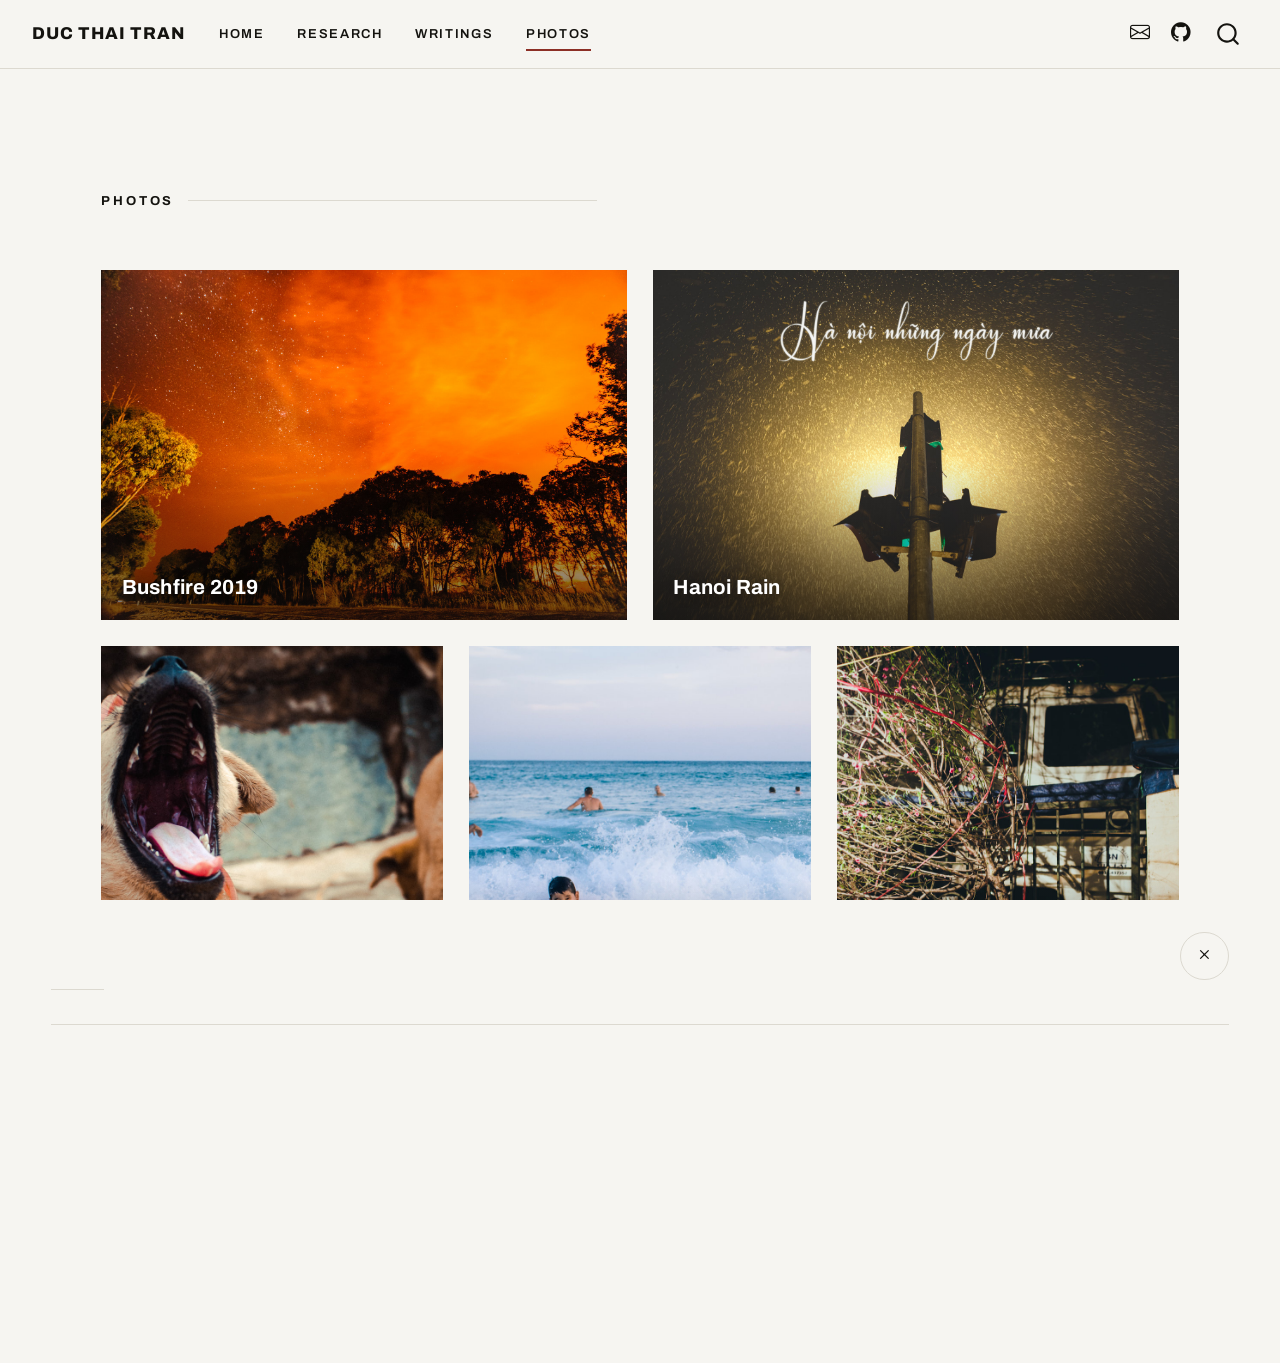
<file: photos.html>
<!DOCTYPE html>
<html xmlns="http://www.w3.org/1999/xhtml" lang="en" xml:lang="en"><head>

<meta charset="utf-8">
<meta name="generator" content="quarto-1.9.38">

<meta name="viewport" content="width=device-width, initial-scale=1.0, user-scalable=yes">


<title>Photos — Duc Thai Tran – Duc Thai Tran</title>
<style>
/* Default styles provided by pandoc.
** See https://pandoc.org/MANUAL.html#variables-for-html for config info.
*/
code{white-space: pre-wrap;}
span.smallcaps{font-variant: small-caps;}
div.columns{display: flex; gap: min(4vw, 1.5em);}
div.column{flex: auto; overflow-x: auto;}
div.hanging-indent{margin-left: 1.5em; text-indent: -1.5em;}
ul.task-list{list-style: none;}
ul.task-list li input[type="checkbox"] {
  width: 0.8em;
  margin: 0 0.8em 0.2em -1em; /* quarto-specific, see https://github.com/quarto-dev/quarto-cli/issues/4556 */ 
  vertical-align: middle;
}
</style>


<script src="site_libs/quarto-nav/quarto-nav.js"></script>
<script src="site_libs/clipboard/clipboard.min.js"></script>
<script src="site_libs/quarto-search/autocomplete.umd.js"></script>
<script src="site_libs/quarto-search/fuse.min.js"></script>
<script src="site_libs/quarto-search/quarto-search.js"></script>
<meta name="quarto:offset" content="./">
<script src="site_libs/quarto-html/quarto.js" type="module"></script>
<script src="site_libs/quarto-html/tabsets/tabsets.js" type="module"></script>
<script src="site_libs/quarto-html/popper.min.js"></script>
<script src="site_libs/quarto-html/tippy.umd.min.js"></script>
<script src="site_libs/quarto-html/anchor.min.js"></script>
<link href="site_libs/quarto-html/tippy.css" rel="stylesheet">
<link href="site_libs/quarto-html/quarto-syntax-highlighting-15634bcf2e68342d4ad2dfa704d543f6.css" rel="stylesheet" id="quarto-text-highlighting-styles">
<script src="site_libs/bootstrap/bootstrap.min.js"></script>
<link href="site_libs/bootstrap/bootstrap-icons.css" rel="stylesheet">
<link href="site_libs/bootstrap/bootstrap-0ee61a47fbd16e9c0efd589766f63573.min.css" rel="stylesheet" append-hash="true" id="quarto-bootstrap" data-mode="light">
<script id="quarto-search-options" type="application/json">{
  "location": "navbar",
  "copy-button": false,
  "collapse-after": 3,
  "panel-placement": "end",
  "type": "overlay",
  "limit": 50,
  "keyboard-shortcut": [
    "f",
    "/",
    "s"
  ],
  "show-item-context": false,
  "language": {
    "search-no-results-text": "No results",
    "search-matching-documents-text": "matching documents",
    "search-copy-link-title": "Copy link to search",
    "search-hide-matches-text": "Hide additional matches",
    "search-more-match-text": "more match in this document",
    "search-more-matches-text": "more matches in this document",
    "search-clear-button-title": "Clear",
    "search-text-placeholder": "",
    "search-detached-cancel-button-title": "Cancel",
    "search-submit-button-title": "Submit",
    "search-label": "Search"
  }
}</script>
<link rel="preconnect" href="https://fonts.googleapis.com">
<link rel="preconnect" href="https://fonts.gstatic.com" crossorigin="">
<link href="https://fonts.googleapis.com/css2?family=Archivo:wght@400;500;600;700;800;900&amp;family=Archivo+Expanded:wght@600;700;800;900&amp;family=Newsreader:ital,opsz,wght@0,6..72,300..600;1,6..72,300..500&amp;display=swap" rel="stylesheet">


</head>

<body class="nav-fixed quarto-light">

<div id="quarto-search-results"></div>
  <header id="quarto-header" class="headroom fixed-top">
    <nav class="navbar navbar-expand-lg " data-bs-theme="dark">
      <div class="navbar-container container-fluid">
      <div class="navbar-brand-container mx-auto">
    <a class="navbar-brand" href="./index.html">
    <span class="navbar-title">Duc Thai Tran</span>
    </a>
  </div>
            <div id="quarto-search" class="" title="Search"></div>
          <button class="navbar-toggler" type="button" data-bs-toggle="collapse" data-bs-target="#navbarCollapse" aria-controls="navbarCollapse" role="menu" aria-expanded="false" aria-label="Toggle navigation" onclick="if (window.quartoToggleHeadroom) { window.quartoToggleHeadroom(); }">
  <span class="navbar-toggler-icon"></span>
</button>
          <div class="collapse navbar-collapse" id="navbarCollapse">
            <ul class="navbar-nav navbar-nav-scroll me-auto">
  <li class="nav-item">
    <a class="nav-link" href="./index.html"> 
<span class="menu-text">Home</span></a>
  </li>  
  <li class="nav-item">
    <a class="nav-link" href="./research.html"> 
<span class="menu-text">Research</span></a>
  </li>  
  <li class="nav-item">
    <a class="nav-link" href="./writings.html"> 
<span class="menu-text">Writings</span></a>
  </li>  
  <li class="nav-item">
    <a class="nav-link active" href="./photos.html" aria-current="page"> 
<span class="menu-text">Photos</span></a>
  </li>  
</ul>
            <ul class="navbar-nav navbar-nav-scroll ms-auto">
  <li class="nav-item compact">
    <a class="nav-link" href="mailto:ducthai.tran@outlook.com"> <i class="bi bi-envelope" role="img" aria-label="Email">
</i> 
<span class="menu-text"></span></a>
  </li>  
  <li class="nav-item compact">
    <a class="nav-link" href="https://github.com/dr-thaitran"> <i class="bi bi-github" role="img" aria-label="GitHub">
</i> 
<span class="menu-text"></span></a>
  </li>  
</ul>
          </div> <!-- /navcollapse -->
            <div class="quarto-navbar-tools">
</div>
      </div> <!-- /container-fluid -->
    </nav>
</header>
<!-- content -->
<div id="quarto-content" class="quarto-container page-columns page-rows-contents page-layout-full page-navbar">
<!-- sidebar -->
<!-- margin-sidebar -->
    
<!-- main -->
<main class="content column-page" id="quarto-document-content">

<header id="title-block-header" class="quarto-title-block default">
<div class="quarto-title">
<h1 class="title">Photos</h1>
</div>



<div class="quarto-title-meta column-page">

    
  
    
  </div>
  


</header>


<section class="block" style="border-bottom:none; padding-bottom:.5rem;">
  <p class="eyebrow">Photos</p>
</section>

<section class="albums">
  <button class="album album--w3" data-album="bushfire">
    <span class="album__frame"><img src="images/albums/bushfire/cover.jpg" alt="Bushfire 2019"></span>
    <span class="album__name">Bushfire 2019</span>
  </button>
  <button class="album album--w3" data-album="hanoi-rain">
    <span class="album__frame"><img src="images/albums/hanoi-rain/cover.jpg" alt="Hanoi Rain"></span>
    <span class="album__name">Hanoi Rain</span>
  </button>
  <button class="album album--w2" data-album="animals">
    <span class="album__frame"><img src="images/albums/animals/cover.jpg" alt="Animals"></span>
    <span class="album__name">Animals</span>
  </button>
  <button class="album album--w2" data-album="lived-fully">
    <span class="album__frame"><img src="images/albums/lived-fully/cover.jpg" alt="Lived Fully"></span>
    <span class="album__name">Lived Fully</span>
  </button>
  <button class="album album--w2" data-album="sleep">
    <span class="album__frame"><img src="images/albums/sleep/cover.jpg" alt="Sleep"></span>
    <span class="album__name">Sleep</span>
  </button>
</section>

<div class="lightbox" id="lightbox" role="dialog" aria-modal="true" aria-hidden="true" aria-labelledby="lb-title">
  <div class="lightbox__inner">
    <header class="lightbox__bar">
      <div class="lightbox__head">
        <h2 class="lightbox__title anchored" id="lb-title"></h2>
        <p class="lightbox__desc" id="lb-desc"></p>
      </div>
      <button class="lightbox__close" id="lb-close" aria-label="Close album">×</button>
    </header>
    <div class="lightbox__grid" id="lb-grid"></div>
  </div>
</div>

<div class="viewer" id="viewer" role="dialog" aria-modal="true" aria-hidden="true">
  <button class="viewer__close" id="v-close" aria-label="Close photo">×</button>
  <button class="viewer__nav viewer__nav--prev" id="v-prev" aria-label="Previous photo">‹</button>
  <button class="viewer__nav viewer__nav--next" id="v-next" aria-label="Next photo">›</button>
  <figure class="viewer__stage figure" id="v-stage"><img id="v-img" alt="" class="figure-img"></figure>
  <div class="viewer__count" id="v-count"></div>
</div>

<footer class="site-foot">
  <span>Duc Thai Tran — Sydney</span>
  <span><a href="mailto:ducthai.tran@outlook.com">ducthai.tran@outlook.com</a></span>
  <span>© 2026</span>
</footer>

<script>
(function(){
  // ── EDIT HERE ──────────────────────────────────────────────
  // For each album, set the description and the NUMBER of photos.
  // Put the photos in images/albums/<album>/ named 01.jpg, 02.jpg, …
  // (two digits: 01–09, then 10, 11, … — the cover is cover.jpg)
  const pad = n => String(n).padStart(2,'0');
  const seq = (dir,n) => Array.from({length:n}, (_,i)=>`images/albums/${dir}/${pad(i+1)}.jpg`);

  const ALBUMS = {
    "bushfire":    { title:"Bushfire 2019",
      desc:"In 2019, I found myself in the path of one of Australia's most ferocious mega-blazes. These photos are a record of survival, of standing at the edge of something ancient and overwhelming, and making it out the other side.",
      photos: seq("bushfire", 7) },
    "hanoi-rain":  { title:"Hanoi Rain",
      desc:"Rain has a way of washing the world down to its bones. In Hanoi, beneath skies that wept without warning, the noise of modern life softened and faded, and what remained were simply people, present and unadorned, belonging to nothing but the moment.",
      photos: seq("hanoi-rain", 27) },
    "animals":     { title:"Animals",
      desc:"Whether wild or domestic, every creature carries its own quirks, its own way of moving through the world. To photograph them is to recognise that variety is not unique to us. Nature has always been generous with difference.",
      photos: seq("animals", 19) },
    "lived-fully": { title:"Lived Fully",
      desc:"Some people seek stillness and solitude. Others find their joy in laughter and company. This collection is a celebration of all of it, because there is no single right way to be alive, and that is the whole point.",
      photos: seq("lived-fully", 21) },
    "sleep":       { title:"Sleep",
      desc:"Sleep is the one moment we cannot perform for anyone. The posture, the place, the hour, all of it quietly tells a story about who a person truly is when no one is watching.",
      photos: seq("sleep", 8) },
  };
  // ───────────────────────────────────────────────────────────

  // Album lightbox
  const lb=document.getElementById('lightbox'), grid=document.getElementById('lb-grid'),
        title=document.getElementById('lb-title'), desc=document.getElementById('lb-desc'),
        close=document.getElementById('lb-close'), inner=lb.querySelector('.lightbox__inner');
  // Photo viewer
  const viewer=document.getElementById('viewer'), vImg=document.getElementById('v-img'),
        vStage=document.getElementById('v-stage'), vCount=document.getElementById('v-count'),
        vClose=document.getElementById('v-close'), vPrev=document.getElementById('v-prev'),
        vNext=document.getElementById('v-next');

  let scrollY=0, lastFocus=null, current=[], currentTitle='', vIndex=0;

  function open(id){
    const a=ALBUMS[id]; if(!a) return;
    current=a.photos; currentTitle=a.title;
    title.textContent=a.title; desc.textContent=a.desc||'';
    grid.innerHTML=a.photos.map(function(src,i){
      return '<figure class="lb-photo" data-i="'+i+'"><img loading="lazy" src="'+src+'" alt="'+a.title+'"></figure>';
    }).join('');
    scrollY=window.scrollY; lastFocus=document.activeElement;
    document.body.style.top=(-scrollY)+'px'; document.body.classList.add('lb-locked');
    lb.classList.add('is-open'); lb.setAttribute('aria-hidden','false');
    inner.scrollTop=0; close.focus();
    document.addEventListener('keydown', onKey);
  }
  function shut(){
    if(viewer.classList.contains('is-open')) closeViewer();
    lb.classList.remove('is-open'); lb.setAttribute('aria-hidden','true');
    document.body.classList.remove('lb-locked'); document.body.style.top='';
    window.scrollTo(0, scrollY);
    if(lastFocus) lastFocus.focus();
    document.removeEventListener('keydown', onKey);
  }
  function onKey(e){
    if(viewer.classList.contains('is-open')) return; // viewer handles its own keys
    if(e.key==='Escape') shut();
  }

  // ── Full-screen photo viewer ──
  function showPhoto(i){
    vIndex=(i+current.length)%current.length;
    vImg.classList.remove('is-zoomed'); vImg.style.transformOrigin='center';
    vImg.src=current[vIndex];
    vImg.alt=currentTitle+' — '+(vIndex+1);
    vCount.textContent=(vIndex+1)+' / '+current.length;
  }
  function openViewer(i){
    showPhoto(i);
    viewer.classList.add('is-open'); viewer.setAttribute('aria-hidden','false');
    vClose.focus();
    document.addEventListener('keydown', vKey);
  }
  function closeViewer(){
    viewer.classList.remove('is-open'); viewer.setAttribute('aria-hidden','true');
    vImg.classList.remove('is-zoomed');
    document.removeEventListener('keydown', vKey);
  }
  function vKey(e){
    if(e.key==='Escape'){ e.stopPropagation(); closeViewer(); }
    else if(e.key==='ArrowLeft') showPhoto(vIndex-1);
    else if(e.key==='ArrowRight') showPhoto(vIndex+1);
  }

  // open viewer when a grid photo is clicked
  grid.addEventListener('click', function(e){
    const fig=e.target.closest('.lb-photo'); if(fig) openViewer(+fig.dataset.i);
  });
  vPrev.addEventListener('click', function(e){ e.stopPropagation(); showPhoto(vIndex-1); });
  vNext.addEventListener('click', function(e){ e.stopPropagation(); showPhoto(vIndex+1); });
  vClose.addEventListener('click', function(e){ e.stopPropagation(); closeViewer(); });
  // click backdrop (outside the image) closes
  viewer.addEventListener('click', function(e){
    if(e.target===viewer || e.target===vStage) closeViewer();
  });
  // click image toggles a closer zoom; move cursor to pan while zoomed
  vImg.addEventListener('click', function(e){
    e.stopPropagation();
    vImg.classList.toggle('is-zoomed');
  });
  vStage.addEventListener('mousemove', function(e){
    if(!vImg.classList.contains('is-zoomed')) return;
    const r=vImg.getBoundingClientRect();
    const x=Math.min(100,Math.max(0,((e.clientX-r.left)/r.width)*100));
    const y=Math.min(100,Math.max(0,((e.clientY-r.top)/r.height)*100));
    vImg.style.transformOrigin=x+'% '+y+'%';
  });

  document.querySelectorAll('.album').forEach(function(btn){
    btn.addEventListener('click', function(){ open(btn.getAttribute('data-album')); });
  });
  close.addEventListener('click', shut);
})();
</script>



</main> <!-- /main -->
<script id="quarto-html-after-body" type="application/javascript">
  window.document.addEventListener("DOMContentLoaded", function (event) {
    const icon = "";
    const anchorJS = new window.AnchorJS();
    anchorJS.options = {
      placement: 'right',
      icon: icon
    };
    anchorJS.add('.anchored');
    const isCodeAnnotation = (el) => {
      for (const clz of el.classList) {
        if (clz.startsWith('code-annotation-')) {                     
          return true;
        }
      }
      return false;
    }
    const onCopySuccess = function(e) {
      // button target
      const button = e.trigger;
      // don't keep focus
      button.blur();
      // flash "checked"
      button.classList.add('code-copy-button-checked');
      var currentTitle = button.getAttribute("title");
      button.setAttribute("title", "Copied!");
      let tooltip;
      if (window.bootstrap) {
        button.setAttribute("data-bs-toggle", "tooltip");
        button.setAttribute("data-bs-placement", "left");
        button.setAttribute("data-bs-title", "Copied!");
        tooltip = new bootstrap.Tooltip(button, 
          { trigger: "manual", 
            customClass: "code-copy-button-tooltip",
            offset: [0, -8]});
        tooltip.show();    
      }
      setTimeout(function() {
        if (tooltip) {
          tooltip.hide();
          button.removeAttribute("data-bs-title");
          button.removeAttribute("data-bs-toggle");
          button.removeAttribute("data-bs-placement");
        }
        button.setAttribute("title", currentTitle);
        button.classList.remove('code-copy-button-checked');
      }, 1000);
      // clear code selection
      e.clearSelection();
    }
    const getTextToCopy = function(trigger) {
      const outerScaffold = trigger.parentElement.cloneNode(true);
      const codeEl = outerScaffold.querySelector('code');
      for (const childEl of codeEl.children) {
        if (isCodeAnnotation(childEl)) {
          childEl.remove();
        }
      }
      return codeEl.innerText;
    }
    const clipboard = new window.ClipboardJS('.code-copy-button:not([data-in-quarto-modal])', {
      text: getTextToCopy
    });
    clipboard.on('success', onCopySuccess);
    if (window.document.getElementById('quarto-embedded-source-code-modal')) {
      const clipboardModal = new window.ClipboardJS('.code-copy-button[data-in-quarto-modal]', {
        text: getTextToCopy,
        container: window.document.getElementById('quarto-embedded-source-code-modal')
      });
      clipboardModal.on('success', onCopySuccess);
    }
      var localhostRegex = new RegExp(/^(?:http|https):\/\/localhost\:?[0-9]*\//);
      var mailtoRegex = new RegExp(/^mailto:/);
        var filterRegex = new RegExp("https:\/\/dr-thaitran\.github\.io\/website\/");
      var isInternal = (href) => {
          return filterRegex.test(href) || localhostRegex.test(href) || mailtoRegex.test(href);
      }
      // Inspect non-navigation links and adorn them if external
     var links = window.document.querySelectorAll('a[href]:not(.nav-link):not(.navbar-brand):not(.toc-action):not(.sidebar-link):not(.sidebar-item-toggle):not(.pagination-link):not(.no-external):not([aria-hidden]):not(.dropdown-item):not(.quarto-navigation-tool):not(.about-link)');
      for (var i=0; i<links.length; i++) {
        const link = links[i];
        if (!isInternal(link.href)) {
          // undo the damage that might have been done by quarto-nav.js in the case of
          // links that we want to consider external
          if (link.dataset.originalHref !== undefined) {
            link.href = link.dataset.originalHref;
          }
        }
      }
    function tippyHover(el, contentFn, onTriggerFn, onUntriggerFn) {
      const config = {
        allowHTML: true,
        maxWidth: 500,
        delay: 100,
        arrow: false,
        appendTo: function(el) {
            return el.parentElement;
        },
        interactive: true,
        interactiveBorder: 10,
        theme: 'quarto',
        placement: 'bottom-start',
      };
      if (contentFn) {
        config.content = contentFn;
      }
      if (onTriggerFn) {
        config.onTrigger = onTriggerFn;
      }
      if (onUntriggerFn) {
        config.onUntrigger = onUntriggerFn;
      }
      window.tippy(el, config); 
    }
    const noterefs = window.document.querySelectorAll('a[role="doc-noteref"]');
    for (var i=0; i<noterefs.length; i++) {
      const ref = noterefs[i];
      tippyHover(ref, function() {
        // use id or data attribute instead here
        let href = ref.getAttribute('data-footnote-href') || ref.getAttribute('href');
        try { href = new URL(href).hash; } catch {}
        const id = href.replace(/^#\/?/, "");
        const note = window.document.getElementById(id);
        if (note) {
          return note.innerHTML;
        } else {
          return "";
        }
      });
    }
    const xrefs = window.document.querySelectorAll('a.quarto-xref');
    const processXRef = (id, note) => {
      // Strip column container classes
      const stripColumnClz = (el) => {
        el.classList.remove("page-full", "page-columns");
        if (el.children) {
          for (const child of el.children) {
            stripColumnClz(child);
          }
        }
      }
      stripColumnClz(note)
      if (id === null || id.startsWith('sec-')) {
        // Special case sections, only their first couple elements
        const container = document.createElement("div");
        if (note.children && note.children.length > 2) {
          container.appendChild(note.children[0].cloneNode(true));
          for (let i = 1; i < note.children.length; i++) {
            const child = note.children[i];
            if (child.tagName === "P" && child.innerText === "") {
              continue;
            } else {
              container.appendChild(child.cloneNode(true));
              break;
            }
          }
          if (window.Quarto?.typesetMath) {
            window.Quarto.typesetMath(container);
          }
          return container.innerHTML
        } else {
          if (window.Quarto?.typesetMath) {
            window.Quarto.typesetMath(note);
          }
          return note.innerHTML;
        }
      } else {
        // Remove any anchor links if they are present
        const anchorLink = note.querySelector('a.anchorjs-link');
        if (anchorLink) {
          anchorLink.remove();
        }
        if (window.Quarto?.typesetMath) {
          window.Quarto.typesetMath(note);
        }
        if (note.classList.contains("callout")) {
          return note.outerHTML;
        } else {
          return note.innerHTML;
        }
      }
    }
    for (var i=0; i<xrefs.length; i++) {
      const xref = xrefs[i];
      tippyHover(xref, undefined, function(instance) {
        instance.disable();
        let url = xref.getAttribute('href');
        let hash = undefined; 
        if (url.startsWith('#')) {
          hash = url;
        } else {
          try { hash = new URL(url).hash; } catch {}
        }
        if (hash) {
          const id = hash.replace(/^#\/?/, "");
          const note = window.document.getElementById(id);
          if (note !== null) {
            try {
              const html = processXRef(id, note.cloneNode(true));
              instance.setContent(html);
            } finally {
              instance.enable();
              instance.show();
            }
          } else {
            // See if we can fetch this
            fetch(url.split('#')[0])
            .then(res => res.text())
            .then(html => {
              const parser = new DOMParser();
              const htmlDoc = parser.parseFromString(html, "text/html");
              const note = htmlDoc.getElementById(id);
              if (note !== null) {
                const html = processXRef(id, note);
                instance.setContent(html);
              } 
            }).finally(() => {
              instance.enable();
              instance.show();
            });
          }
        } else {
          // See if we can fetch a full url (with no hash to target)
          // This is a special case and we should probably do some content thinning / targeting
          fetch(url)
          .then(res => res.text())
          .then(html => {
            const parser = new DOMParser();
            const htmlDoc = parser.parseFromString(html, "text/html");
            const note = htmlDoc.querySelector('main.content');
            if (note !== null) {
              // This should only happen for chapter cross references
              // (since there is no id in the URL)
              // remove the first header
              if (note.children.length > 0 && note.children[0].tagName === "HEADER") {
                note.children[0].remove();
              }
              const html = processXRef(null, note);
              instance.setContent(html);
            } 
          }).finally(() => {
            instance.enable();
            instance.show();
          });
        }
      }, function(instance) {
      });
    }
        let selectedAnnoteEl;
        const selectorForAnnotation = ( cell, annotation) => {
          let cellAttr = 'data-code-cell="' + cell + '"';
          let lineAttr = 'data-code-annotation="' +  annotation + '"';
          const selector = 'span[' + cellAttr + '][' + lineAttr + ']';
          return selector;
        }
        const selectCodeLines = (annoteEl) => {
          const doc = window.document;
          const targetCell = annoteEl.getAttribute("data-target-cell");
          const targetAnnotation = annoteEl.getAttribute("data-target-annotation");
          const annoteSpan = window.document.querySelector(selectorForAnnotation(targetCell, targetAnnotation));
          const lines = annoteSpan.getAttribute("data-code-lines").split(",");
          const lineIds = lines.map((line) => {
            return targetCell + "-" + line;
          })
          let top = null;
          let height = null;
          let parent = null;
          if (lineIds.length > 0) {
              //compute the position of the single el (top and bottom and make a div)
              const el = window.document.getElementById(lineIds[0]);
              top = el.offsetTop;
              height = el.offsetHeight;
              parent = el.parentElement.parentElement;
            if (lineIds.length > 1) {
              const lastEl = window.document.getElementById(lineIds[lineIds.length - 1]);
              const bottom = lastEl.offsetTop + lastEl.offsetHeight;
              height = bottom - top;
            }
            if (top !== null && height !== null && parent !== null) {
              // cook up a div (if necessary) and position it 
              let div = window.document.getElementById("code-annotation-line-highlight");
              if (div === null) {
                div = window.document.createElement("div");
                div.setAttribute("id", "code-annotation-line-highlight");
                div.style.position = 'absolute';
                parent.appendChild(div);
              }
              div.style.top = top - 2 + "px";
              div.style.height = height + 4 + "px";
              div.style.left = 0;
              let gutterDiv = window.document.getElementById("code-annotation-line-highlight-gutter");
              if (gutterDiv === null) {
                gutterDiv = window.document.createElement("div");
                gutterDiv.setAttribute("id", "code-annotation-line-highlight-gutter");
                gutterDiv.style.position = 'absolute';
                const codeCell = window.document.getElementById(targetCell);
                const gutter = codeCell.querySelector('.code-annotation-gutter');
                gutter.appendChild(gutterDiv);
              }
              gutterDiv.style.top = top - 2 + "px";
              gutterDiv.style.height = height + 4 + "px";
            }
            selectedAnnoteEl = annoteEl;
          }
        };
        const unselectCodeLines = () => {
          const elementsIds = ["code-annotation-line-highlight", "code-annotation-line-highlight-gutter"];
          elementsIds.forEach((elId) => {
            const div = window.document.getElementById(elId);
            if (div) {
              div.remove();
            }
          });
          selectedAnnoteEl = undefined;
        };
          // Handle positioning of the toggle
      window.addEventListener(
        "resize",
        throttle(() => {
          elRect = undefined;
          if (selectedAnnoteEl) {
            selectCodeLines(selectedAnnoteEl);
          }
        }, 10)
      );
      function throttle(fn, ms) {
      let throttle = false;
      let timer;
        return (...args) => {
          if(!throttle) { // first call gets through
              fn.apply(this, args);
              throttle = true;
          } else { // all the others get throttled
              if(timer) clearTimeout(timer); // cancel #2
              timer = setTimeout(() => {
                fn.apply(this, args);
                timer = throttle = false;
              }, ms);
          }
        };
      }
        // Attach click handler to the DT
        const annoteDls = window.document.querySelectorAll('dt[data-target-cell]');
        for (const annoteDlNode of annoteDls) {
          annoteDlNode.addEventListener('click', (event) => {
            const clickedEl = event.target;
            if (clickedEl !== selectedAnnoteEl) {
              unselectCodeLines();
              const activeEl = window.document.querySelector('dt[data-target-cell].code-annotation-active');
              if (activeEl) {
                activeEl.classList.remove('code-annotation-active');
              }
              selectCodeLines(clickedEl);
              clickedEl.classList.add('code-annotation-active');
            } else {
              // Unselect the line
              unselectCodeLines();
              clickedEl.classList.remove('code-annotation-active');
            }
          });
        }
    const findCites = (el) => {
      const parentEl = el.parentElement;
      if (parentEl) {
        const cites = parentEl.dataset.cites;
        if (cites) {
          return {
            el,
            cites: cites.split(' ')
          };
        } else {
          return findCites(el.parentElement)
        }
      } else {
        return undefined;
      }
    };
    var bibliorefs = window.document.querySelectorAll('a[role="doc-biblioref"]');
    for (var i=0; i<bibliorefs.length; i++) {
      const ref = bibliorefs[i];
      const citeInfo = findCites(ref);
      if (citeInfo) {
        tippyHover(citeInfo.el, function() {
          var popup = window.document.createElement('div');
          citeInfo.cites.forEach(function(cite) {
            var citeDiv = window.document.createElement('div');
            citeDiv.classList.add('hanging-indent');
            citeDiv.classList.add('csl-entry');
            var biblioDiv = window.document.getElementById('ref-' + cite);
            if (biblioDiv) {
              citeDiv.innerHTML = biblioDiv.innerHTML;
            }
            popup.appendChild(citeDiv);
          });
          return popup.innerHTML;
        });
      }
    }
  });
  </script>
</div> <!-- /content -->




</body></html>
</file>
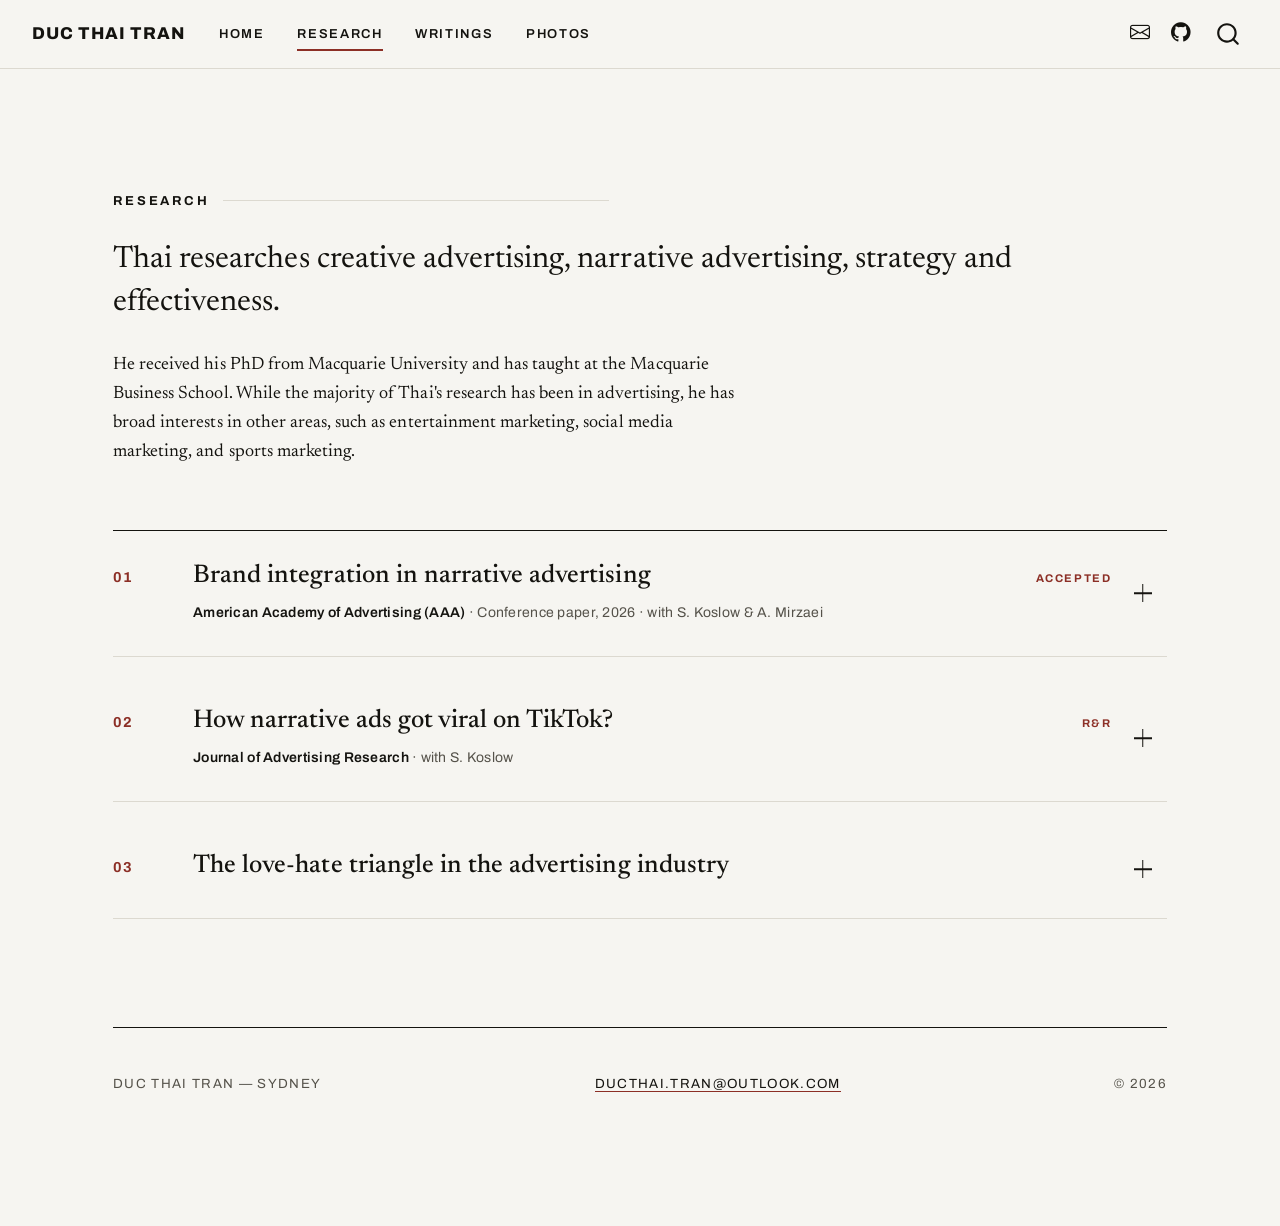
<file: research.html>
<!DOCTYPE html>
<html xmlns="http://www.w3.org/1999/xhtml" lang="en" xml:lang="en"><head>

<meta charset="utf-8">
<meta name="generator" content="quarto-1.9.38">

<meta name="viewport" content="width=device-width, initial-scale=1.0, user-scalable=yes">


<title>Research — Duc Thai Tran – Duc Thai Tran</title>
<style>
/* Default styles provided by pandoc.
** See https://pandoc.org/MANUAL.html#variables-for-html for config info.
*/
code{white-space: pre-wrap;}
span.smallcaps{font-variant: small-caps;}
div.columns{display: flex; gap: min(4vw, 1.5em);}
div.column{flex: auto; overflow-x: auto;}
div.hanging-indent{margin-left: 1.5em; text-indent: -1.5em;}
ul.task-list{list-style: none;}
ul.task-list li input[type="checkbox"] {
  width: 0.8em;
  margin: 0 0.8em 0.2em -1em; /* quarto-specific, see https://github.com/quarto-dev/quarto-cli/issues/4556 */ 
  vertical-align: middle;
}
</style>


<script src="site_libs/quarto-nav/quarto-nav.js"></script>
<script src="site_libs/clipboard/clipboard.min.js"></script>
<script src="site_libs/quarto-search/autocomplete.umd.js"></script>
<script src="site_libs/quarto-search/fuse.min.js"></script>
<script src="site_libs/quarto-search/quarto-search.js"></script>
<meta name="quarto:offset" content="./">
<script src="site_libs/quarto-html/quarto.js" type="module"></script>
<script src="site_libs/quarto-html/tabsets/tabsets.js" type="module"></script>
<script src="site_libs/quarto-html/popper.min.js"></script>
<script src="site_libs/quarto-html/tippy.umd.min.js"></script>
<script src="site_libs/quarto-html/anchor.min.js"></script>
<link href="site_libs/quarto-html/tippy.css" rel="stylesheet">
<link href="site_libs/quarto-html/quarto-syntax-highlighting-15634bcf2e68342d4ad2dfa704d543f6.css" rel="stylesheet" id="quarto-text-highlighting-styles">
<script src="site_libs/bootstrap/bootstrap.min.js"></script>
<link href="site_libs/bootstrap/bootstrap-icons.css" rel="stylesheet">
<link href="site_libs/bootstrap/bootstrap-0ee61a47fbd16e9c0efd589766f63573.min.css" rel="stylesheet" append-hash="true" id="quarto-bootstrap" data-mode="light">
<script id="quarto-search-options" type="application/json">{
  "location": "navbar",
  "copy-button": false,
  "collapse-after": 3,
  "panel-placement": "end",
  "type": "overlay",
  "limit": 50,
  "keyboard-shortcut": [
    "f",
    "/",
    "s"
  ],
  "show-item-context": false,
  "language": {
    "search-no-results-text": "No results",
    "search-matching-documents-text": "matching documents",
    "search-copy-link-title": "Copy link to search",
    "search-hide-matches-text": "Hide additional matches",
    "search-more-match-text": "more match in this document",
    "search-more-matches-text": "more matches in this document",
    "search-clear-button-title": "Clear",
    "search-text-placeholder": "",
    "search-detached-cancel-button-title": "Cancel",
    "search-submit-button-title": "Submit",
    "search-label": "Search"
  }
}</script>
<link rel="preconnect" href="https://fonts.googleapis.com">
<link rel="preconnect" href="https://fonts.gstatic.com" crossorigin="">
<link href="https://fonts.googleapis.com/css2?family=Archivo:wght@400;500;600;700;800;900&amp;family=Archivo+Expanded:wght@600;700;800;900&amp;family=Newsreader:ital,opsz,wght@0,6..72,300..600;1,6..72,300..500&amp;display=swap" rel="stylesheet">


</head>

<body class="nav-fixed quarto-light">

<div id="quarto-search-results"></div>
  <header id="quarto-header" class="headroom fixed-top">
    <nav class="navbar navbar-expand-lg " data-bs-theme="dark">
      <div class="navbar-container container-fluid">
      <div class="navbar-brand-container mx-auto">
    <a class="navbar-brand" href="./index.html">
    <span class="navbar-title">Duc Thai Tran</span>
    </a>
  </div>
            <div id="quarto-search" class="" title="Search"></div>
          <button class="navbar-toggler" type="button" data-bs-toggle="collapse" data-bs-target="#navbarCollapse" aria-controls="navbarCollapse" role="menu" aria-expanded="false" aria-label="Toggle navigation" onclick="if (window.quartoToggleHeadroom) { window.quartoToggleHeadroom(); }">
  <span class="navbar-toggler-icon"></span>
</button>
          <div class="collapse navbar-collapse" id="navbarCollapse">
            <ul class="navbar-nav navbar-nav-scroll me-auto">
  <li class="nav-item">
    <a class="nav-link" href="./index.html"> 
<span class="menu-text">Home</span></a>
  </li>  
  <li class="nav-item">
    <a class="nav-link active" href="./research.html" aria-current="page"> 
<span class="menu-text">Research</span></a>
  </li>  
  <li class="nav-item">
    <a class="nav-link" href="./writings.html"> 
<span class="menu-text">Writings</span></a>
  </li>  
  <li class="nav-item">
    <a class="nav-link" href="./photos.html"> 
<span class="menu-text">Photos</span></a>
  </li>  
</ul>
            <ul class="navbar-nav navbar-nav-scroll ms-auto">
  <li class="nav-item compact">
    <a class="nav-link" href="mailto:ducthai.tran@outlook.com"> <i class="bi bi-envelope" role="img" aria-label="Email">
</i> 
<span class="menu-text"></span></a>
  </li>  
  <li class="nav-item compact">
    <a class="nav-link" href="https://github.com/dr-thaitran"> <i class="bi bi-github" role="img" aria-label="GitHub">
</i> 
<span class="menu-text"></span></a>
  </li>  
</ul>
          </div> <!-- /navcollapse -->
            <div class="quarto-navbar-tools">
</div>
      </div> <!-- /container-fluid -->
    </nav>
</header>
<!-- content -->
<div id="quarto-content" class="quarto-container page-columns page-rows-contents page-layout-full page-navbar">
<!-- sidebar -->
<!-- margin-sidebar -->
    
<!-- main -->
<main class="content column-page" id="quarto-document-content">

<header id="title-block-header" class="quarto-title-block default">
<div class="quarto-title">
<h1 class="title">Research</h1>
</div>



<div class="quarto-title-meta column-page">

    
  
    
  </div>
  


</header>


<section class="block" style="border-bottom:none; padding-bottom:1rem;">
  <p class="eyebrow">Research</p>
  <p class="block__lead">Thai researches creative advertising, narrative advertising, strategy and effectiveness.</p>
  <p style="max-width:64ch;">He received his PhD from Macquarie University and has taught at the Macquarie Business School. While the majority of Thai's research has been in advertising, he has broad interests in other areas, such as entertainment marketing, social media marketing, and sports marketing.</p>
</section>

<section style="padding-bottom:2rem;">
  <div class="papers">

    <details class="paper">
      <summary class="paper__head">
        <span class="paper__num">01</span>
        <span class="paper__main">
          <span class="paper__title">Brand integration in narrative advertising</span>
          <span class="paper__meta"><span class="venue">American Academy of Advertising (AAA)</span> · Conference paper, 2026 · with S. Koslow &amp; A. Mirzaei</span>
        </span>
        <span class="paper__tag is-live">Accepted</span>
        <span class="paper__toggle" aria-hidden="true"></span>
      </summary>
      <div class="paper__abstract">
        <span class="label">Abstract</span>
        <p>Professional advertising creatives often use a narrative advertising format. Their goal is to present a brand in the context of an engaging story. Although there are many benefits of taking a narrative route to develop ads, a problem encountered is that the brand may be neither prominent in the ad nor congruent with the story. Thus, one may watch a narrative ad, find it engaging, but then afterward wonder what the ad was for. That is, a narrative format may be used to heighten the originality of the ad, but if one can't even identify the brand, the strategy underlying the ad was traded off. We explore the role of brands in narrative advertising using in-depth interviews with 16 creative directors. We find evidence professional creatives are aware of trade-offs between originality and strategy in the development of narrative ads. Creatives also actively manage these trade-offs when they apply a narrative advertising format.</p>
      </div>
    </details>

    <details class="paper">
      <summary class="paper__head">
        <span class="paper__num">02</span>
        <span class="paper__main">
          <span class="paper__title">How narrative ads got viral on TikTok?</span>
          <span class="paper__meta"><span class="venue">Journal of Advertising Research</span> · with S. Koslow</span>
        </span>
        <span class="paper__tag is-live">R&amp;R</span>
        <span class="paper__toggle" aria-hidden="true"></span>
      </summary>
      <div class="paper__abstract">
        <span class="label">Abstract</span>
        <p>Abstract to be added.</p>
      </div>
    </details>

    <details class="paper">
      <summary class="paper__head">
        <span class="paper__num">03</span>
        <span class="paper__main">
          <span class="paper__title">The love-hate triangle in the advertising industry</span>
        </span>
        <span class="paper__tag"></span>
        <span class="paper__toggle" aria-hidden="true"></span>
      </summary>
      <div class="paper__abstract">
        <span class="label">Abstract</span>
        <p>Abstract to be added.</p>
      </div>
    </details>

  </div>
</section>

<footer class="site-foot">
  <span>Duc Thai Tran — Sydney</span>
  <span><a href="mailto:ducthai.tran@outlook.com">ducthai.tran@outlook.com</a></span>
  <span>© 2026</span>
</footer>



</main> <!-- /main -->
<script id="quarto-html-after-body" type="application/javascript">
  window.document.addEventListener("DOMContentLoaded", function (event) {
    const icon = "";
    const anchorJS = new window.AnchorJS();
    anchorJS.options = {
      placement: 'right',
      icon: icon
    };
    anchorJS.add('.anchored');
    const isCodeAnnotation = (el) => {
      for (const clz of el.classList) {
        if (clz.startsWith('code-annotation-')) {                     
          return true;
        }
      }
      return false;
    }
    const onCopySuccess = function(e) {
      // button target
      const button = e.trigger;
      // don't keep focus
      button.blur();
      // flash "checked"
      button.classList.add('code-copy-button-checked');
      var currentTitle = button.getAttribute("title");
      button.setAttribute("title", "Copied!");
      let tooltip;
      if (window.bootstrap) {
        button.setAttribute("data-bs-toggle", "tooltip");
        button.setAttribute("data-bs-placement", "left");
        button.setAttribute("data-bs-title", "Copied!");
        tooltip = new bootstrap.Tooltip(button, 
          { trigger: "manual", 
            customClass: "code-copy-button-tooltip",
            offset: [0, -8]});
        tooltip.show();    
      }
      setTimeout(function() {
        if (tooltip) {
          tooltip.hide();
          button.removeAttribute("data-bs-title");
          button.removeAttribute("data-bs-toggle");
          button.removeAttribute("data-bs-placement");
        }
        button.setAttribute("title", currentTitle);
        button.classList.remove('code-copy-button-checked');
      }, 1000);
      // clear code selection
      e.clearSelection();
    }
    const getTextToCopy = function(trigger) {
      const outerScaffold = trigger.parentElement.cloneNode(true);
      const codeEl = outerScaffold.querySelector('code');
      for (const childEl of codeEl.children) {
        if (isCodeAnnotation(childEl)) {
          childEl.remove();
        }
      }
      return codeEl.innerText;
    }
    const clipboard = new window.ClipboardJS('.code-copy-button:not([data-in-quarto-modal])', {
      text: getTextToCopy
    });
    clipboard.on('success', onCopySuccess);
    if (window.document.getElementById('quarto-embedded-source-code-modal')) {
      const clipboardModal = new window.ClipboardJS('.code-copy-button[data-in-quarto-modal]', {
        text: getTextToCopy,
        container: window.document.getElementById('quarto-embedded-source-code-modal')
      });
      clipboardModal.on('success', onCopySuccess);
    }
      var localhostRegex = new RegExp(/^(?:http|https):\/\/localhost\:?[0-9]*\//);
      var mailtoRegex = new RegExp(/^mailto:/);
        var filterRegex = new RegExp("https:\/\/dr-thaitran\.github\.io\/website\/");
      var isInternal = (href) => {
          return filterRegex.test(href) || localhostRegex.test(href) || mailtoRegex.test(href);
      }
      // Inspect non-navigation links and adorn them if external
     var links = window.document.querySelectorAll('a[href]:not(.nav-link):not(.navbar-brand):not(.toc-action):not(.sidebar-link):not(.sidebar-item-toggle):not(.pagination-link):not(.no-external):not([aria-hidden]):not(.dropdown-item):not(.quarto-navigation-tool):not(.about-link)');
      for (var i=0; i<links.length; i++) {
        const link = links[i];
        if (!isInternal(link.href)) {
          // undo the damage that might have been done by quarto-nav.js in the case of
          // links that we want to consider external
          if (link.dataset.originalHref !== undefined) {
            link.href = link.dataset.originalHref;
          }
        }
      }
    function tippyHover(el, contentFn, onTriggerFn, onUntriggerFn) {
      const config = {
        allowHTML: true,
        maxWidth: 500,
        delay: 100,
        arrow: false,
        appendTo: function(el) {
            return el.parentElement;
        },
        interactive: true,
        interactiveBorder: 10,
        theme: 'quarto',
        placement: 'bottom-start',
      };
      if (contentFn) {
        config.content = contentFn;
      }
      if (onTriggerFn) {
        config.onTrigger = onTriggerFn;
      }
      if (onUntriggerFn) {
        config.onUntrigger = onUntriggerFn;
      }
      window.tippy(el, config); 
    }
    const noterefs = window.document.querySelectorAll('a[role="doc-noteref"]');
    for (var i=0; i<noterefs.length; i++) {
      const ref = noterefs[i];
      tippyHover(ref, function() {
        // use id or data attribute instead here
        let href = ref.getAttribute('data-footnote-href') || ref.getAttribute('href');
        try { href = new URL(href).hash; } catch {}
        const id = href.replace(/^#\/?/, "");
        const note = window.document.getElementById(id);
        if (note) {
          return note.innerHTML;
        } else {
          return "";
        }
      });
    }
    const xrefs = window.document.querySelectorAll('a.quarto-xref');
    const processXRef = (id, note) => {
      // Strip column container classes
      const stripColumnClz = (el) => {
        el.classList.remove("page-full", "page-columns");
        if (el.children) {
          for (const child of el.children) {
            stripColumnClz(child);
          }
        }
      }
      stripColumnClz(note)
      if (id === null || id.startsWith('sec-')) {
        // Special case sections, only their first couple elements
        const container = document.createElement("div");
        if (note.children && note.children.length > 2) {
          container.appendChild(note.children[0].cloneNode(true));
          for (let i = 1; i < note.children.length; i++) {
            const child = note.children[i];
            if (child.tagName === "P" && child.innerText === "") {
              continue;
            } else {
              container.appendChild(child.cloneNode(true));
              break;
            }
          }
          if (window.Quarto?.typesetMath) {
            window.Quarto.typesetMath(container);
          }
          return container.innerHTML
        } else {
          if (window.Quarto?.typesetMath) {
            window.Quarto.typesetMath(note);
          }
          return note.innerHTML;
        }
      } else {
        // Remove any anchor links if they are present
        const anchorLink = note.querySelector('a.anchorjs-link');
        if (anchorLink) {
          anchorLink.remove();
        }
        if (window.Quarto?.typesetMath) {
          window.Quarto.typesetMath(note);
        }
        if (note.classList.contains("callout")) {
          return note.outerHTML;
        } else {
          return note.innerHTML;
        }
      }
    }
    for (var i=0; i<xrefs.length; i++) {
      const xref = xrefs[i];
      tippyHover(xref, undefined, function(instance) {
        instance.disable();
        let url = xref.getAttribute('href');
        let hash = undefined; 
        if (url.startsWith('#')) {
          hash = url;
        } else {
          try { hash = new URL(url).hash; } catch {}
        }
        if (hash) {
          const id = hash.replace(/^#\/?/, "");
          const note = window.document.getElementById(id);
          if (note !== null) {
            try {
              const html = processXRef(id, note.cloneNode(true));
              instance.setContent(html);
            } finally {
              instance.enable();
              instance.show();
            }
          } else {
            // See if we can fetch this
            fetch(url.split('#')[0])
            .then(res => res.text())
            .then(html => {
              const parser = new DOMParser();
              const htmlDoc = parser.parseFromString(html, "text/html");
              const note = htmlDoc.getElementById(id);
              if (note !== null) {
                const html = processXRef(id, note);
                instance.setContent(html);
              } 
            }).finally(() => {
              instance.enable();
              instance.show();
            });
          }
        } else {
          // See if we can fetch a full url (with no hash to target)
          // This is a special case and we should probably do some content thinning / targeting
          fetch(url)
          .then(res => res.text())
          .then(html => {
            const parser = new DOMParser();
            const htmlDoc = parser.parseFromString(html, "text/html");
            const note = htmlDoc.querySelector('main.content');
            if (note !== null) {
              // This should only happen for chapter cross references
              // (since there is no id in the URL)
              // remove the first header
              if (note.children.length > 0 && note.children[0].tagName === "HEADER") {
                note.children[0].remove();
              }
              const html = processXRef(null, note);
              instance.setContent(html);
            } 
          }).finally(() => {
            instance.enable();
            instance.show();
          });
        }
      }, function(instance) {
      });
    }
        let selectedAnnoteEl;
        const selectorForAnnotation = ( cell, annotation) => {
          let cellAttr = 'data-code-cell="' + cell + '"';
          let lineAttr = 'data-code-annotation="' +  annotation + '"';
          const selector = 'span[' + cellAttr + '][' + lineAttr + ']';
          return selector;
        }
        const selectCodeLines = (annoteEl) => {
          const doc = window.document;
          const targetCell = annoteEl.getAttribute("data-target-cell");
          const targetAnnotation = annoteEl.getAttribute("data-target-annotation");
          const annoteSpan = window.document.querySelector(selectorForAnnotation(targetCell, targetAnnotation));
          const lines = annoteSpan.getAttribute("data-code-lines").split(",");
          const lineIds = lines.map((line) => {
            return targetCell + "-" + line;
          })
          let top = null;
          let height = null;
          let parent = null;
          if (lineIds.length > 0) {
              //compute the position of the single el (top and bottom and make a div)
              const el = window.document.getElementById(lineIds[0]);
              top = el.offsetTop;
              height = el.offsetHeight;
              parent = el.parentElement.parentElement;
            if (lineIds.length > 1) {
              const lastEl = window.document.getElementById(lineIds[lineIds.length - 1]);
              const bottom = lastEl.offsetTop + lastEl.offsetHeight;
              height = bottom - top;
            }
            if (top !== null && height !== null && parent !== null) {
              // cook up a div (if necessary) and position it 
              let div = window.document.getElementById("code-annotation-line-highlight");
              if (div === null) {
                div = window.document.createElement("div");
                div.setAttribute("id", "code-annotation-line-highlight");
                div.style.position = 'absolute';
                parent.appendChild(div);
              }
              div.style.top = top - 2 + "px";
              div.style.height = height + 4 + "px";
              div.style.left = 0;
              let gutterDiv = window.document.getElementById("code-annotation-line-highlight-gutter");
              if (gutterDiv === null) {
                gutterDiv = window.document.createElement("div");
                gutterDiv.setAttribute("id", "code-annotation-line-highlight-gutter");
                gutterDiv.style.position = 'absolute';
                const codeCell = window.document.getElementById(targetCell);
                const gutter = codeCell.querySelector('.code-annotation-gutter');
                gutter.appendChild(gutterDiv);
              }
              gutterDiv.style.top = top - 2 + "px";
              gutterDiv.style.height = height + 4 + "px";
            }
            selectedAnnoteEl = annoteEl;
          }
        };
        const unselectCodeLines = () => {
          const elementsIds = ["code-annotation-line-highlight", "code-annotation-line-highlight-gutter"];
          elementsIds.forEach((elId) => {
            const div = window.document.getElementById(elId);
            if (div) {
              div.remove();
            }
          });
          selectedAnnoteEl = undefined;
        };
          // Handle positioning of the toggle
      window.addEventListener(
        "resize",
        throttle(() => {
          elRect = undefined;
          if (selectedAnnoteEl) {
            selectCodeLines(selectedAnnoteEl);
          }
        }, 10)
      );
      function throttle(fn, ms) {
      let throttle = false;
      let timer;
        return (...args) => {
          if(!throttle) { // first call gets through
              fn.apply(this, args);
              throttle = true;
          } else { // all the others get throttled
              if(timer) clearTimeout(timer); // cancel #2
              timer = setTimeout(() => {
                fn.apply(this, args);
                timer = throttle = false;
              }, ms);
          }
        };
      }
        // Attach click handler to the DT
        const annoteDls = window.document.querySelectorAll('dt[data-target-cell]');
        for (const annoteDlNode of annoteDls) {
          annoteDlNode.addEventListener('click', (event) => {
            const clickedEl = event.target;
            if (clickedEl !== selectedAnnoteEl) {
              unselectCodeLines();
              const activeEl = window.document.querySelector('dt[data-target-cell].code-annotation-active');
              if (activeEl) {
                activeEl.classList.remove('code-annotation-active');
              }
              selectCodeLines(clickedEl);
              clickedEl.classList.add('code-annotation-active');
            } else {
              // Unselect the line
              unselectCodeLines();
              clickedEl.classList.remove('code-annotation-active');
            }
          });
        }
    const findCites = (el) => {
      const parentEl = el.parentElement;
      if (parentEl) {
        const cites = parentEl.dataset.cites;
        if (cites) {
          return {
            el,
            cites: cites.split(' ')
          };
        } else {
          return findCites(el.parentElement)
        }
      } else {
        return undefined;
      }
    };
    var bibliorefs = window.document.querySelectorAll('a[role="doc-biblioref"]');
    for (var i=0; i<bibliorefs.length; i++) {
      const ref = bibliorefs[i];
      const citeInfo = findCites(ref);
      if (citeInfo) {
        tippyHover(citeInfo.el, function() {
          var popup = window.document.createElement('div');
          citeInfo.cites.forEach(function(cite) {
            var citeDiv = window.document.createElement('div');
            citeDiv.classList.add('hanging-indent');
            citeDiv.classList.add('csl-entry');
            var biblioDiv = window.document.getElementById('ref-' + cite);
            if (biblioDiv) {
              citeDiv.innerHTML = biblioDiv.innerHTML;
            }
            popup.appendChild(citeDiv);
          });
          return popup.innerHTML;
        });
      }
    }
  });
  </script>
</div> <!-- /content -->




</body></html>
</file>
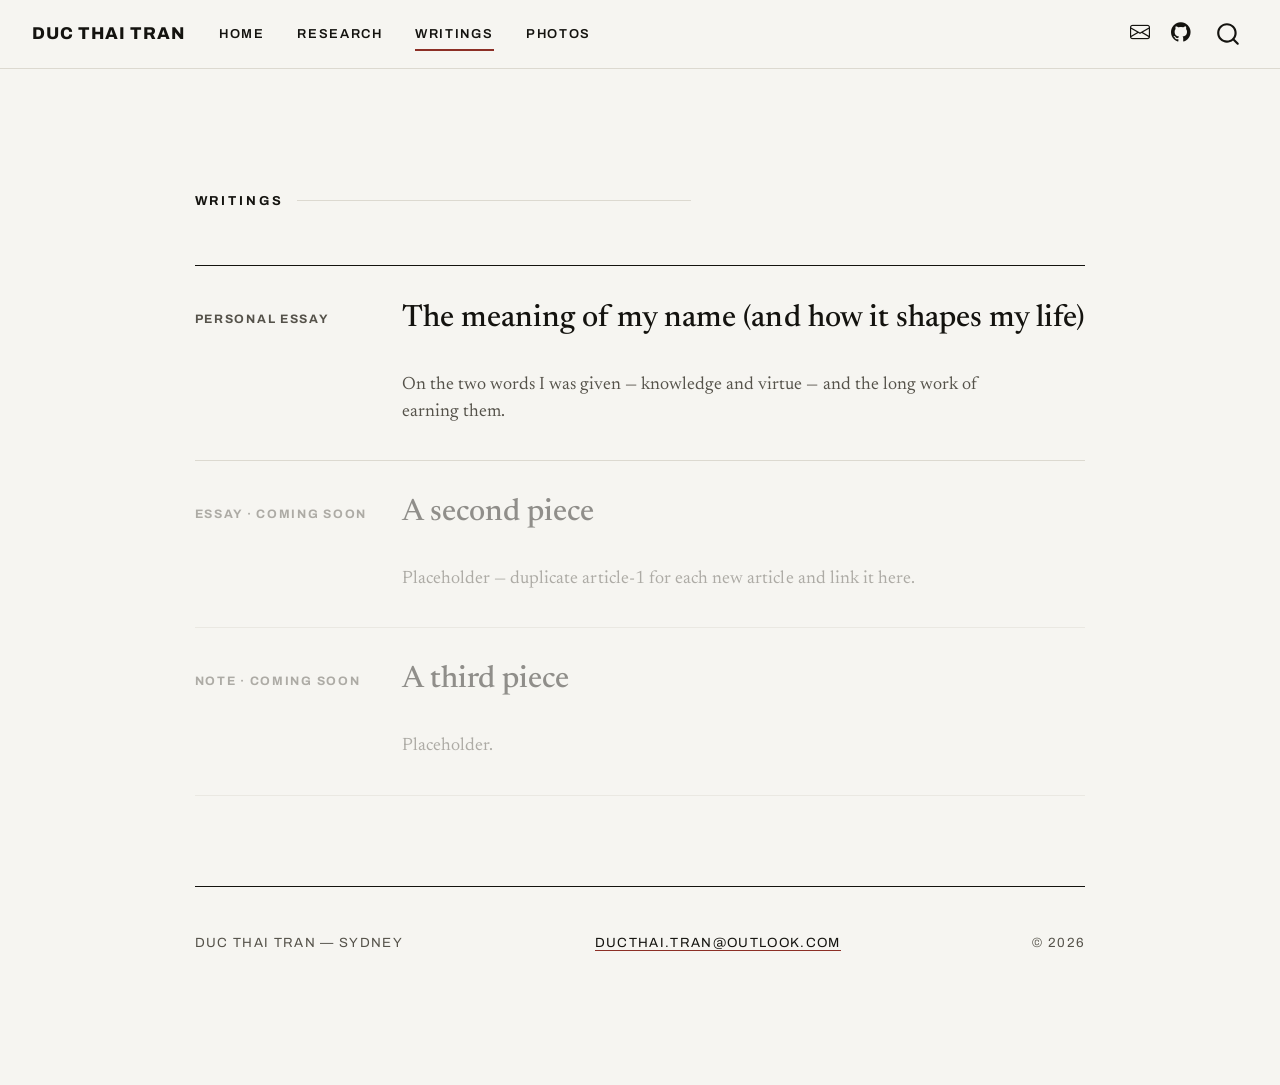
<file: writings.html>
<!DOCTYPE html>
<html xmlns="http://www.w3.org/1999/xhtml" lang="en" xml:lang="en"><head>

<meta charset="utf-8">
<meta name="generator" content="quarto-1.9.38">

<meta name="viewport" content="width=device-width, initial-scale=1.0, user-scalable=yes">


<title>Writings — Duc Thai Tran – Duc Thai Tran</title>
<style>
/* Default styles provided by pandoc.
** See https://pandoc.org/MANUAL.html#variables-for-html for config info.
*/
code{white-space: pre-wrap;}
span.smallcaps{font-variant: small-caps;}
div.columns{display: flex; gap: min(4vw, 1.5em);}
div.column{flex: auto; overflow-x: auto;}
div.hanging-indent{margin-left: 1.5em; text-indent: -1.5em;}
ul.task-list{list-style: none;}
ul.task-list li input[type="checkbox"] {
  width: 0.8em;
  margin: 0 0.8em 0.2em -1em; /* quarto-specific, see https://github.com/quarto-dev/quarto-cli/issues/4556 */ 
  vertical-align: middle;
}
</style>


<script src="site_libs/quarto-nav/quarto-nav.js"></script>
<script src="site_libs/clipboard/clipboard.min.js"></script>
<script src="site_libs/quarto-search/autocomplete.umd.js"></script>
<script src="site_libs/quarto-search/fuse.min.js"></script>
<script src="site_libs/quarto-search/quarto-search.js"></script>
<meta name="quarto:offset" content="./">
<script src="site_libs/quarto-html/quarto.js" type="module"></script>
<script src="site_libs/quarto-html/tabsets/tabsets.js" type="module"></script>
<script src="site_libs/quarto-html/popper.min.js"></script>
<script src="site_libs/quarto-html/tippy.umd.min.js"></script>
<script src="site_libs/quarto-html/anchor.min.js"></script>
<link href="site_libs/quarto-html/tippy.css" rel="stylesheet">
<link href="site_libs/quarto-html/quarto-syntax-highlighting-15634bcf2e68342d4ad2dfa704d543f6.css" rel="stylesheet" id="quarto-text-highlighting-styles">
<script src="site_libs/bootstrap/bootstrap.min.js"></script>
<link href="site_libs/bootstrap/bootstrap-icons.css" rel="stylesheet">
<link href="site_libs/bootstrap/bootstrap-0ee61a47fbd16e9c0efd589766f63573.min.css" rel="stylesheet" append-hash="true" id="quarto-bootstrap" data-mode="light">
<script id="quarto-search-options" type="application/json">{
  "location": "navbar",
  "copy-button": false,
  "collapse-after": 3,
  "panel-placement": "end",
  "type": "overlay",
  "limit": 50,
  "keyboard-shortcut": [
    "f",
    "/",
    "s"
  ],
  "show-item-context": false,
  "language": {
    "search-no-results-text": "No results",
    "search-matching-documents-text": "matching documents",
    "search-copy-link-title": "Copy link to search",
    "search-hide-matches-text": "Hide additional matches",
    "search-more-match-text": "more match in this document",
    "search-more-matches-text": "more matches in this document",
    "search-clear-button-title": "Clear",
    "search-text-placeholder": "",
    "search-detached-cancel-button-title": "Cancel",
    "search-submit-button-title": "Submit",
    "search-label": "Search"
  }
}</script>
<link rel="preconnect" href="https://fonts.googleapis.com">
<link rel="preconnect" href="https://fonts.gstatic.com" crossorigin="">
<link href="https://fonts.googleapis.com/css2?family=Archivo:wght@400;500;600;700;800;900&amp;family=Archivo+Expanded:wght@600;700;800;900&amp;family=Newsreader:ital,opsz,wght@0,6..72,300..600;1,6..72,300..500&amp;display=swap" rel="stylesheet">


</head>

<body class="nav-fixed quarto-light">

<div id="quarto-search-results"></div>
  <header id="quarto-header" class="headroom fixed-top">
    <nav class="navbar navbar-expand-lg " data-bs-theme="dark">
      <div class="navbar-container container-fluid">
      <div class="navbar-brand-container mx-auto">
    <a class="navbar-brand" href="./index.html">
    <span class="navbar-title">Duc Thai Tran</span>
    </a>
  </div>
            <div id="quarto-search" class="" title="Search"></div>
          <button class="navbar-toggler" type="button" data-bs-toggle="collapse" data-bs-target="#navbarCollapse" aria-controls="navbarCollapse" role="menu" aria-expanded="false" aria-label="Toggle navigation" onclick="if (window.quartoToggleHeadroom) { window.quartoToggleHeadroom(); }">
  <span class="navbar-toggler-icon"></span>
</button>
          <div class="collapse navbar-collapse" id="navbarCollapse">
            <ul class="navbar-nav navbar-nav-scroll me-auto">
  <li class="nav-item">
    <a class="nav-link" href="./index.html"> 
<span class="menu-text">Home</span></a>
  </li>  
  <li class="nav-item">
    <a class="nav-link" href="./research.html"> 
<span class="menu-text">Research</span></a>
  </li>  
  <li class="nav-item">
    <a class="nav-link active" href="./writings.html" aria-current="page"> 
<span class="menu-text">Writings</span></a>
  </li>  
  <li class="nav-item">
    <a class="nav-link" href="./photos.html"> 
<span class="menu-text">Photos</span></a>
  </li>  
</ul>
            <ul class="navbar-nav navbar-nav-scroll ms-auto">
  <li class="nav-item compact">
    <a class="nav-link" href="mailto:ducthai.tran@outlook.com"> <i class="bi bi-envelope" role="img" aria-label="Email">
</i> 
<span class="menu-text"></span></a>
  </li>  
  <li class="nav-item compact">
    <a class="nav-link" href="https://github.com/dr-thaitran"> <i class="bi bi-github" role="img" aria-label="GitHub">
</i> 
<span class="menu-text"></span></a>
  </li>  
</ul>
          </div> <!-- /navcollapse -->
            <div class="quarto-navbar-tools">
</div>
      </div> <!-- /container-fluid -->
    </nav>
</header>
<!-- content -->
<div id="quarto-content" class="quarto-container page-columns page-rows-contents page-layout-full page-navbar">
<!-- sidebar -->
<!-- margin-sidebar -->
    
<!-- main -->
<main class="content column-page" id="quarto-document-content">

<header id="title-block-header" class="quarto-title-block default">
<div class="quarto-title">
<h1 class="title">Writings</h1>
</div>



<div class="quarto-title-meta column-page">

    
  
    
  </div>
  


</header>


<section class="block" style="border-bottom:none; padding-bottom:.5rem;">
  <p class="eyebrow">Writings</p>
</section>

<section style="padding-bottom:2rem;">
  <div class="writing-list">

    <a class="writing" href="article-1.html">
      <span class="writing__meta">Personal essay</span>
      <span class="writing__title">The meaning of my name (and how it shapes my life)</span>
      <span class="writing__excerpt">On the two words I was given — knowledge and virtue — and the long work of earning them.</span>
    </a>

    <a class="writing writing--muted" href="#">
      <span class="writing__meta">Essay · Coming soon</span>
      <span class="writing__title">A second piece</span>
      <span class="writing__excerpt">Placeholder — duplicate article-1 for each new article and link it here.</span>
    </a>

    <a class="writing writing--muted" href="#">
      <span class="writing__meta">Note · Coming soon</span>
      <span class="writing__title">A third piece</span>
      <span class="writing__excerpt">Placeholder.</span>
    </a>

  </div>
</section>

<footer class="site-foot">
  <span>Duc Thai Tran — Sydney</span>
  <span><a href="mailto:ducthai.tran@outlook.com">ducthai.tran@outlook.com</a></span>
  <span>© 2026</span>
</footer>



</main> <!-- /main -->
<script id="quarto-html-after-body" type="application/javascript">
  window.document.addEventListener("DOMContentLoaded", function (event) {
    const icon = "";
    const anchorJS = new window.AnchorJS();
    anchorJS.options = {
      placement: 'right',
      icon: icon
    };
    anchorJS.add('.anchored');
    const isCodeAnnotation = (el) => {
      for (const clz of el.classList) {
        if (clz.startsWith('code-annotation-')) {                     
          return true;
        }
      }
      return false;
    }
    const onCopySuccess = function(e) {
      // button target
      const button = e.trigger;
      // don't keep focus
      button.blur();
      // flash "checked"
      button.classList.add('code-copy-button-checked');
      var currentTitle = button.getAttribute("title");
      button.setAttribute("title", "Copied!");
      let tooltip;
      if (window.bootstrap) {
        button.setAttribute("data-bs-toggle", "tooltip");
        button.setAttribute("data-bs-placement", "left");
        button.setAttribute("data-bs-title", "Copied!");
        tooltip = new bootstrap.Tooltip(button, 
          { trigger: "manual", 
            customClass: "code-copy-button-tooltip",
            offset: [0, -8]});
        tooltip.show();    
      }
      setTimeout(function() {
        if (tooltip) {
          tooltip.hide();
          button.removeAttribute("data-bs-title");
          button.removeAttribute("data-bs-toggle");
          button.removeAttribute("data-bs-placement");
        }
        button.setAttribute("title", currentTitle);
        button.classList.remove('code-copy-button-checked');
      }, 1000);
      // clear code selection
      e.clearSelection();
    }
    const getTextToCopy = function(trigger) {
      const outerScaffold = trigger.parentElement.cloneNode(true);
      const codeEl = outerScaffold.querySelector('code');
      for (const childEl of codeEl.children) {
        if (isCodeAnnotation(childEl)) {
          childEl.remove();
        }
      }
      return codeEl.innerText;
    }
    const clipboard = new window.ClipboardJS('.code-copy-button:not([data-in-quarto-modal])', {
      text: getTextToCopy
    });
    clipboard.on('success', onCopySuccess);
    if (window.document.getElementById('quarto-embedded-source-code-modal')) {
      const clipboardModal = new window.ClipboardJS('.code-copy-button[data-in-quarto-modal]', {
        text: getTextToCopy,
        container: window.document.getElementById('quarto-embedded-source-code-modal')
      });
      clipboardModal.on('success', onCopySuccess);
    }
      var localhostRegex = new RegExp(/^(?:http|https):\/\/localhost\:?[0-9]*\//);
      var mailtoRegex = new RegExp(/^mailto:/);
        var filterRegex = new RegExp("https:\/\/dr-thaitran\.github\.io\/website\/");
      var isInternal = (href) => {
          return filterRegex.test(href) || localhostRegex.test(href) || mailtoRegex.test(href);
      }
      // Inspect non-navigation links and adorn them if external
     var links = window.document.querySelectorAll('a[href]:not(.nav-link):not(.navbar-brand):not(.toc-action):not(.sidebar-link):not(.sidebar-item-toggle):not(.pagination-link):not(.no-external):not([aria-hidden]):not(.dropdown-item):not(.quarto-navigation-tool):not(.about-link)');
      for (var i=0; i<links.length; i++) {
        const link = links[i];
        if (!isInternal(link.href)) {
          // undo the damage that might have been done by quarto-nav.js in the case of
          // links that we want to consider external
          if (link.dataset.originalHref !== undefined) {
            link.href = link.dataset.originalHref;
          }
        }
      }
    function tippyHover(el, contentFn, onTriggerFn, onUntriggerFn) {
      const config = {
        allowHTML: true,
        maxWidth: 500,
        delay: 100,
        arrow: false,
        appendTo: function(el) {
            return el.parentElement;
        },
        interactive: true,
        interactiveBorder: 10,
        theme: 'quarto',
        placement: 'bottom-start',
      };
      if (contentFn) {
        config.content = contentFn;
      }
      if (onTriggerFn) {
        config.onTrigger = onTriggerFn;
      }
      if (onUntriggerFn) {
        config.onUntrigger = onUntriggerFn;
      }
      window.tippy(el, config); 
    }
    const noterefs = window.document.querySelectorAll('a[role="doc-noteref"]');
    for (var i=0; i<noterefs.length; i++) {
      const ref = noterefs[i];
      tippyHover(ref, function() {
        // use id or data attribute instead here
        let href = ref.getAttribute('data-footnote-href') || ref.getAttribute('href');
        try { href = new URL(href).hash; } catch {}
        const id = href.replace(/^#\/?/, "");
        const note = window.document.getElementById(id);
        if (note) {
          return note.innerHTML;
        } else {
          return "";
        }
      });
    }
    const xrefs = window.document.querySelectorAll('a.quarto-xref');
    const processXRef = (id, note) => {
      // Strip column container classes
      const stripColumnClz = (el) => {
        el.classList.remove("page-full", "page-columns");
        if (el.children) {
          for (const child of el.children) {
            stripColumnClz(child);
          }
        }
      }
      stripColumnClz(note)
      if (id === null || id.startsWith('sec-')) {
        // Special case sections, only their first couple elements
        const container = document.createElement("div");
        if (note.children && note.children.length > 2) {
          container.appendChild(note.children[0].cloneNode(true));
          for (let i = 1; i < note.children.length; i++) {
            const child = note.children[i];
            if (child.tagName === "P" && child.innerText === "") {
              continue;
            } else {
              container.appendChild(child.cloneNode(true));
              break;
            }
          }
          if (window.Quarto?.typesetMath) {
            window.Quarto.typesetMath(container);
          }
          return container.innerHTML
        } else {
          if (window.Quarto?.typesetMath) {
            window.Quarto.typesetMath(note);
          }
          return note.innerHTML;
        }
      } else {
        // Remove any anchor links if they are present
        const anchorLink = note.querySelector('a.anchorjs-link');
        if (anchorLink) {
          anchorLink.remove();
        }
        if (window.Quarto?.typesetMath) {
          window.Quarto.typesetMath(note);
        }
        if (note.classList.contains("callout")) {
          return note.outerHTML;
        } else {
          return note.innerHTML;
        }
      }
    }
    for (var i=0; i<xrefs.length; i++) {
      const xref = xrefs[i];
      tippyHover(xref, undefined, function(instance) {
        instance.disable();
        let url = xref.getAttribute('href');
        let hash = undefined; 
        if (url.startsWith('#')) {
          hash = url;
        } else {
          try { hash = new URL(url).hash; } catch {}
        }
        if (hash) {
          const id = hash.replace(/^#\/?/, "");
          const note = window.document.getElementById(id);
          if (note !== null) {
            try {
              const html = processXRef(id, note.cloneNode(true));
              instance.setContent(html);
            } finally {
              instance.enable();
              instance.show();
            }
          } else {
            // See if we can fetch this
            fetch(url.split('#')[0])
            .then(res => res.text())
            .then(html => {
              const parser = new DOMParser();
              const htmlDoc = parser.parseFromString(html, "text/html");
              const note = htmlDoc.getElementById(id);
              if (note !== null) {
                const html = processXRef(id, note);
                instance.setContent(html);
              } 
            }).finally(() => {
              instance.enable();
              instance.show();
            });
          }
        } else {
          // See if we can fetch a full url (with no hash to target)
          // This is a special case and we should probably do some content thinning / targeting
          fetch(url)
          .then(res => res.text())
          .then(html => {
            const parser = new DOMParser();
            const htmlDoc = parser.parseFromString(html, "text/html");
            const note = htmlDoc.querySelector('main.content');
            if (note !== null) {
              // This should only happen for chapter cross references
              // (since there is no id in the URL)
              // remove the first header
              if (note.children.length > 0 && note.children[0].tagName === "HEADER") {
                note.children[0].remove();
              }
              const html = processXRef(null, note);
              instance.setContent(html);
            } 
          }).finally(() => {
            instance.enable();
            instance.show();
          });
        }
      }, function(instance) {
      });
    }
        let selectedAnnoteEl;
        const selectorForAnnotation = ( cell, annotation) => {
          let cellAttr = 'data-code-cell="' + cell + '"';
          let lineAttr = 'data-code-annotation="' +  annotation + '"';
          const selector = 'span[' + cellAttr + '][' + lineAttr + ']';
          return selector;
        }
        const selectCodeLines = (annoteEl) => {
          const doc = window.document;
          const targetCell = annoteEl.getAttribute("data-target-cell");
          const targetAnnotation = annoteEl.getAttribute("data-target-annotation");
          const annoteSpan = window.document.querySelector(selectorForAnnotation(targetCell, targetAnnotation));
          const lines = annoteSpan.getAttribute("data-code-lines").split(",");
          const lineIds = lines.map((line) => {
            return targetCell + "-" + line;
          })
          let top = null;
          let height = null;
          let parent = null;
          if (lineIds.length > 0) {
              //compute the position of the single el (top and bottom and make a div)
              const el = window.document.getElementById(lineIds[0]);
              top = el.offsetTop;
              height = el.offsetHeight;
              parent = el.parentElement.parentElement;
            if (lineIds.length > 1) {
              const lastEl = window.document.getElementById(lineIds[lineIds.length - 1]);
              const bottom = lastEl.offsetTop + lastEl.offsetHeight;
              height = bottom - top;
            }
            if (top !== null && height !== null && parent !== null) {
              // cook up a div (if necessary) and position it 
              let div = window.document.getElementById("code-annotation-line-highlight");
              if (div === null) {
                div = window.document.createElement("div");
                div.setAttribute("id", "code-annotation-line-highlight");
                div.style.position = 'absolute';
                parent.appendChild(div);
              }
              div.style.top = top - 2 + "px";
              div.style.height = height + 4 + "px";
              div.style.left = 0;
              let gutterDiv = window.document.getElementById("code-annotation-line-highlight-gutter");
              if (gutterDiv === null) {
                gutterDiv = window.document.createElement("div");
                gutterDiv.setAttribute("id", "code-annotation-line-highlight-gutter");
                gutterDiv.style.position = 'absolute';
                const codeCell = window.document.getElementById(targetCell);
                const gutter = codeCell.querySelector('.code-annotation-gutter');
                gutter.appendChild(gutterDiv);
              }
              gutterDiv.style.top = top - 2 + "px";
              gutterDiv.style.height = height + 4 + "px";
            }
            selectedAnnoteEl = annoteEl;
          }
        };
        const unselectCodeLines = () => {
          const elementsIds = ["code-annotation-line-highlight", "code-annotation-line-highlight-gutter"];
          elementsIds.forEach((elId) => {
            const div = window.document.getElementById(elId);
            if (div) {
              div.remove();
            }
          });
          selectedAnnoteEl = undefined;
        };
          // Handle positioning of the toggle
      window.addEventListener(
        "resize",
        throttle(() => {
          elRect = undefined;
          if (selectedAnnoteEl) {
            selectCodeLines(selectedAnnoteEl);
          }
        }, 10)
      );
      function throttle(fn, ms) {
      let throttle = false;
      let timer;
        return (...args) => {
          if(!throttle) { // first call gets through
              fn.apply(this, args);
              throttle = true;
          } else { // all the others get throttled
              if(timer) clearTimeout(timer); // cancel #2
              timer = setTimeout(() => {
                fn.apply(this, args);
                timer = throttle = false;
              }, ms);
          }
        };
      }
        // Attach click handler to the DT
        const annoteDls = window.document.querySelectorAll('dt[data-target-cell]');
        for (const annoteDlNode of annoteDls) {
          annoteDlNode.addEventListener('click', (event) => {
            const clickedEl = event.target;
            if (clickedEl !== selectedAnnoteEl) {
              unselectCodeLines();
              const activeEl = window.document.querySelector('dt[data-target-cell].code-annotation-active');
              if (activeEl) {
                activeEl.classList.remove('code-annotation-active');
              }
              selectCodeLines(clickedEl);
              clickedEl.classList.add('code-annotation-active');
            } else {
              // Unselect the line
              unselectCodeLines();
              clickedEl.classList.remove('code-annotation-active');
            }
          });
        }
    const findCites = (el) => {
      const parentEl = el.parentElement;
      if (parentEl) {
        const cites = parentEl.dataset.cites;
        if (cites) {
          return {
            el,
            cites: cites.split(' ')
          };
        } else {
          return findCites(el.parentElement)
        }
      } else {
        return undefined;
      }
    };
    var bibliorefs = window.document.querySelectorAll('a[role="doc-biblioref"]');
    for (var i=0; i<bibliorefs.length; i++) {
      const ref = bibliorefs[i];
      const citeInfo = findCites(ref);
      if (citeInfo) {
        tippyHover(citeInfo.el, function() {
          var popup = window.document.createElement('div');
          citeInfo.cites.forEach(function(cite) {
            var citeDiv = window.document.createElement('div');
            citeDiv.classList.add('hanging-indent');
            citeDiv.classList.add('csl-entry');
            var biblioDiv = window.document.getElementById('ref-' + cite);
            if (biblioDiv) {
              citeDiv.innerHTML = biblioDiv.innerHTML;
            }
            popup.appendChild(citeDiv);
          });
          return popup.innerHTML;
        });
      }
    }
  });
  </script>
</div> <!-- /content -->




</body></html>
</file>
<file: site_libs/quarto-html/tippy.css>
.tippy-box[data-animation=fade][data-state=hidden]{opacity:0}[data-tippy-root]{max-width:calc(100vw - 10px)}.tippy-box{position:relative;background-color:#333;color:#fff;border-radius:4px;font-size:14px;line-height:1.4;white-space:normal;outline:0;transition-property:transform,visibility,opacity}.tippy-box[data-placement^=top]>.tippy-arrow{bottom:0}.tippy-box[data-placement^=top]>.tippy-arrow:before{bottom:-7px;left:0;border-width:8px 8px 0;border-top-color:initial;transform-origin:center top}.tippy-box[data-placement^=bottom]>.tippy-arrow{top:0}.tippy-box[data-placement^=bottom]>.tippy-arrow:before{top:-7px;left:0;border-width:0 8px 8px;border-bottom-color:initial;transform-origin:center bottom}.tippy-box[data-placement^=left]>.tippy-arrow{right:0}.tippy-box[data-placement^=left]>.tippy-arrow:before{border-width:8px 0 8px 8px;border-left-color:initial;right:-7px;transform-origin:center left}.tippy-box[data-placement^=right]>.tippy-arrow{left:0}.tippy-box[data-placement^=right]>.tippy-arrow:before{left:-7px;border-width:8px 8px 8px 0;border-right-color:initial;transform-origin:center right}.tippy-box[data-inertia][data-state=visible]{transition-timing-function:cubic-bezier(.54,1.5,.38,1.11)}.tippy-arrow{width:16px;height:16px;color:#333}.tippy-arrow:before{content:"";position:absolute;border-color:transparent;border-style:solid}.tippy-content{position:relative;padding:5px 9px;z-index:1}
</file>
<file: site_libs/quarto-html/quarto-syntax-highlighting-15634bcf2e68342d4ad2dfa704d543f6.css>
/* quarto syntax highlight colors */
:root {
  --quarto-hl-ot-color: #003B4F;
  --quarto-hl-at-color: #657422;
  --quarto-hl-ss-color: #20794D;
  --quarto-hl-an-color: #5E5E5E;
  --quarto-hl-fu-color: #4758AB;
  --quarto-hl-st-color: #20794D;
  --quarto-hl-cf-color: #003B4F;
  --quarto-hl-op-color: #5E5E5E;
  --quarto-hl-er-color: #AD0000;
  --quarto-hl-bn-color: #AD0000;
  --quarto-hl-al-color: #AD0000;
  --quarto-hl-va-color: #111111;
  --quarto-hl-bu-color: inherit;
  --quarto-hl-ex-color: inherit;
  --quarto-hl-pp-color: #AD0000;
  --quarto-hl-in-color: #5E5E5E;
  --quarto-hl-vs-color: #20794D;
  --quarto-hl-wa-color: #5E5E5E;
  --quarto-hl-do-color: #5E5E5E;
  --quarto-hl-im-color: #00769E;
  --quarto-hl-ch-color: #20794D;
  --quarto-hl-dt-color: #AD0000;
  --quarto-hl-fl-color: #AD0000;
  --quarto-hl-co-color: #5E5E5E;
  --quarto-hl-cv-color: #5E5E5E;
  --quarto-hl-cn-color: #8f5902;
  --quarto-hl-sc-color: #5E5E5E;
  --quarto-hl-dv-color: #AD0000;
  --quarto-hl-kw-color: #003B4F;
}

/* other quarto variables */
:root {
  --quarto-font-monospace: SFMono-Regular, Menlo, Monaco, Consolas, "Liberation Mono", "Courier New", monospace;
}

/* syntax highlight based on Pandoc's rules */
pre > code.sourceCode > span {
  color: #003B4F;
}

code.sourceCode > span {
  color: #003B4F;
}

div.sourceCode,
div.sourceCode pre.sourceCode {
  color: #003B4F;
}

/* Normal */
code span {
  color: #003B4F;
}

/* Alert */
code span.al {
  color: #AD0000;
  font-style: inherit;
}

/* Annotation */
code span.an {
  color: #5E5E5E;
  font-style: inherit;
}

/* Attribute */
code span.at {
  color: #657422;
  font-style: inherit;
}

/* BaseN */
code span.bn {
  color: #AD0000;
  font-style: inherit;
}

/* BuiltIn */
code span.bu {
  font-style: inherit;
}

/* ControlFlow */
code span.cf {
  color: #003B4F;
  font-weight: bold;
  font-style: inherit;
}

/* Char */
code span.ch {
  color: #20794D;
  font-style: inherit;
}

/* Constant */
code span.cn {
  color: #8f5902;
  font-style: inherit;
}

/* Comment */
code span.co {
  color: #5E5E5E;
  font-style: inherit;
}

/* CommentVar */
code span.cv {
  color: #5E5E5E;
  font-style: italic;
}

/* Documentation */
code span.do {
  color: #5E5E5E;
  font-style: italic;
}

/* DataType */
code span.dt {
  color: #AD0000;
  font-style: inherit;
}

/* DecVal */
code span.dv {
  color: #AD0000;
  font-style: inherit;
}

/* Error */
code span.er {
  color: #AD0000;
  font-style: inherit;
}

/* Extension */
code span.ex {
  font-style: inherit;
}

/* Float */
code span.fl {
  color: #AD0000;
  font-style: inherit;
}

/* Function */
code span.fu {
  color: #4758AB;
  font-style: inherit;
}

/* Import */
code span.im {
  color: #00769E;
  font-style: inherit;
}

/* Information */
code span.in {
  color: #5E5E5E;
  font-style: inherit;
}

/* Keyword */
code span.kw {
  color: #003B4F;
  font-weight: bold;
  font-style: inherit;
}

/* Operator */
code span.op {
  color: #5E5E5E;
  font-style: inherit;
}

/* Other */
code span.ot {
  color: #003B4F;
  font-style: inherit;
}

/* Preprocessor */
code span.pp {
  color: #AD0000;
  font-style: inherit;
}

/* SpecialChar */
code span.sc {
  color: #5E5E5E;
  font-style: inherit;
}

/* SpecialString */
code span.ss {
  color: #20794D;
  font-style: inherit;
}

/* String */
code span.st {
  color: #20794D;
  font-style: inherit;
}

/* Variable */
code span.va {
  color: #111111;
  font-style: inherit;
}

/* VerbatimString */
code span.vs {
  color: #20794D;
  font-style: inherit;
}

/* Warning */
code span.wa {
  color: #5E5E5E;
  font-style: italic;
}

.prevent-inlining {
  content: "</";
}

/*# sourceMappingURL=f23921c56f73e400b49028c9186a1aa0.css.map */
</file>
